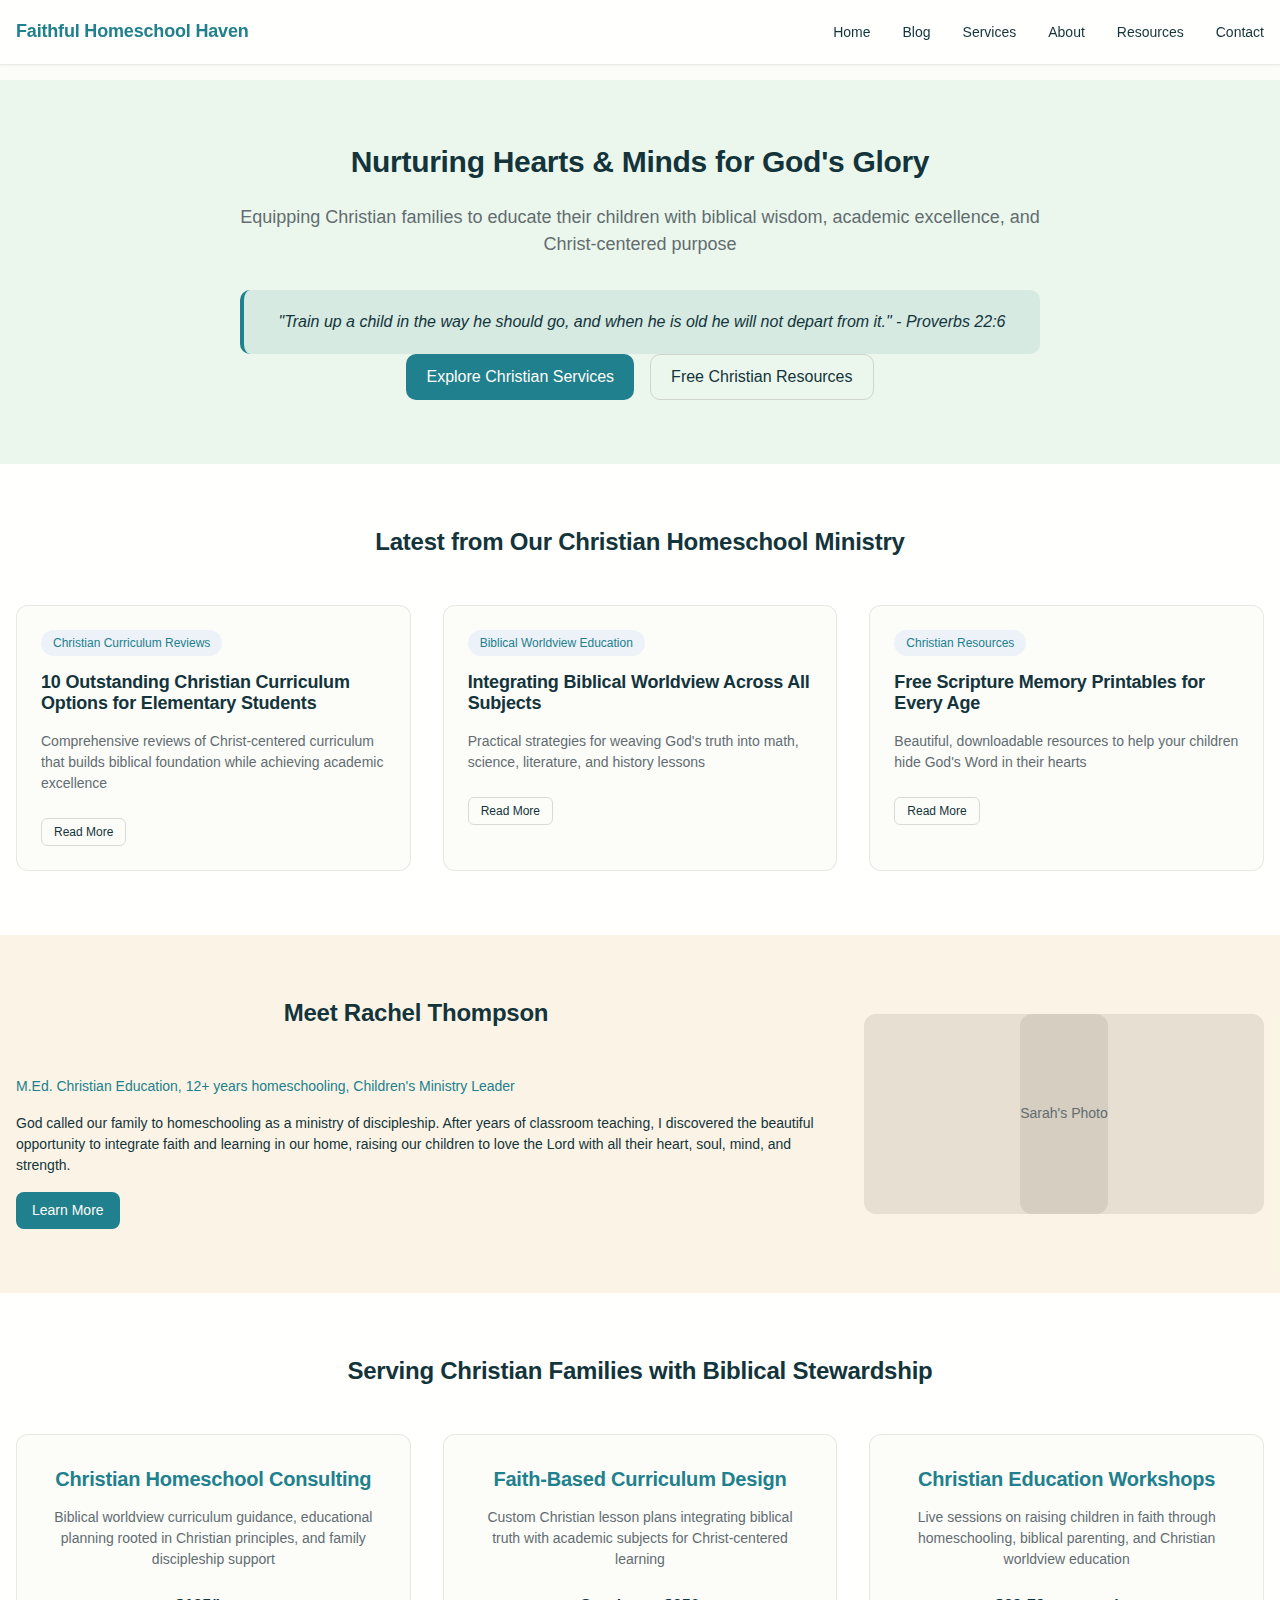
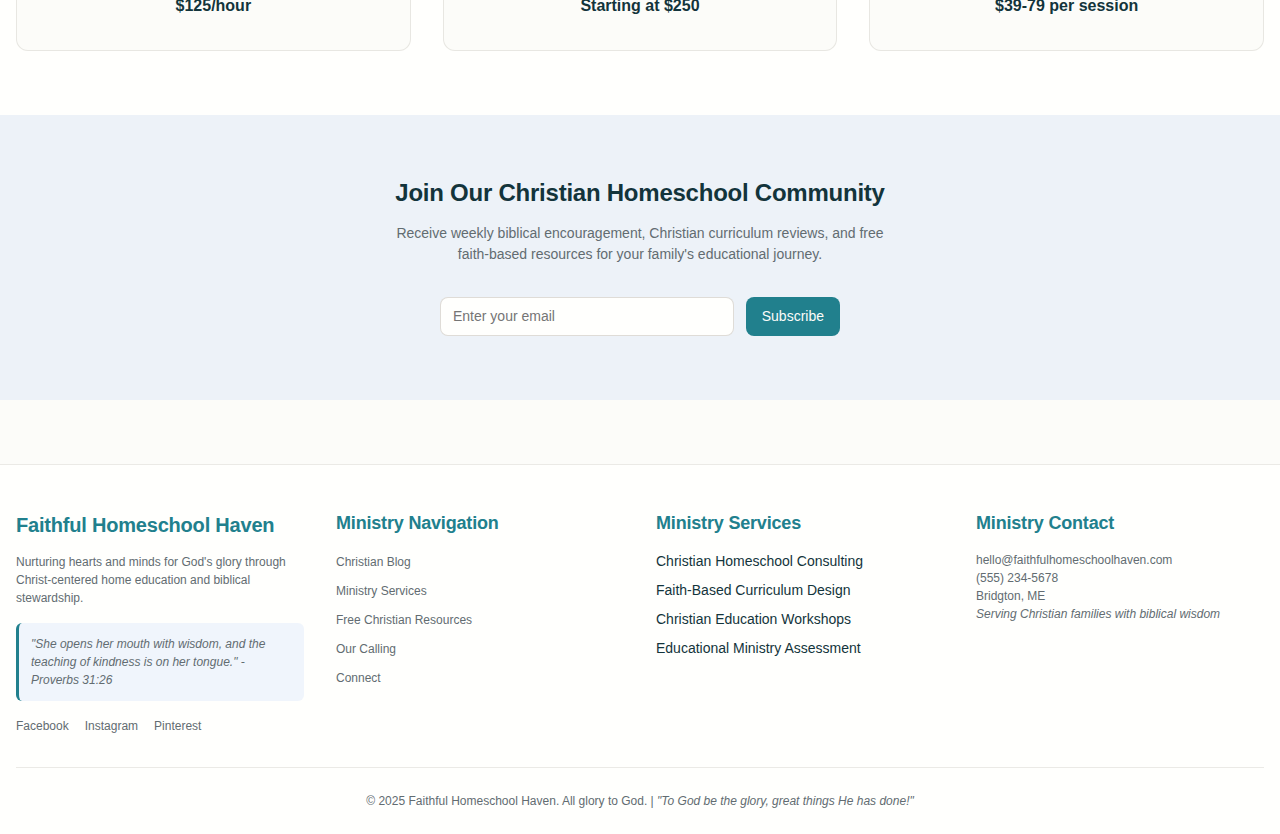
<file: index.html>
<!DOCTYPE html>
<html lang="en">
<head>
    <meta charset="UTF-8">
    <meta name="viewport" content="width=device-width, initial-scale=1.0">
    <title>Faithful Homeschool Haven - Nurturing Hearts and Minds for God's Glory</title>
    <meta name="description" content="Christian homeschool ministry providing biblical worldview education, faith-based curriculum guidance, and Christ-centered family support">
    <link rel="stylesheet" href="style.css">
</head>
<body>
    <!-- Navigation -->
    <nav class="nav">
        <div class="nav-container">
            <div class="nav-brand">
                <h1>Faithful Homeschool Haven</h1>
            </div>
            <button class="nav-toggle" id="navToggle">
                <span></span>
                <span></span>
                <span></span>
            </button>
            <div class="nav-menu" id="navMenu">
                <a href="#home" class="nav-link" data-section="home">Home</a>
                <a href="#blog" class="nav-link" data-section="blog">Blog</a>
                <a href="#services" class="nav-link" data-section="services">Services</a>
                <a href="#about" class="nav-link" data-section="about">About</a>
                <a href="#resources" class="nav-link" data-section="resources">Resources</a>
                <a href="#contact" class="nav-link" data-section="contact">Contact</a>
            </div>
        </div>
    </nav>

    <!-- Home Section -->
    <section id="home" class="section active">
        <!-- Hero Section -->
        <div class="hero">
            <div class="container">
                <div class="hero-content">
                    <h1 class="hero-title">Nurturing Hearts &amp; Minds for God's Glory</h1>
                    <p class="hero-subtitle">Equipping Christian families to educate their children with biblical wisdom, academic excellence, and Christ-centered purpose</p>
                    <div class="hero-scripture">
                        <p class="scripture-text">"Train up a child in the way he should go, and when he is old he will not depart from it." - <em>Proverbs 22:6</em></p>
                    </div>
                    <div class="hero-actions">
                        <button class="btn btn--primary btn--lg" data-section="services">Explore Christian Services</button>
                        <button class="btn btn--outline btn--lg" data-section="resources">Free Christian Resources</button>
                    </div>
                </div>
            </div>
        </div>

        <!-- Featured Posts Section -->
        <div class="featured-posts">
            <div class="container">
                <h2 class="section-title">Latest from Our Christian Homeschool Ministry</h2>
                <div class="posts-grid">
                    <article class="post-card">
                        <div class="post-content">
                            <span class="post-category">Christian Curriculum Reviews</span>
                            <h3 class="post-title">10 Outstanding Christian Curriculum Options for Elementary Students</h3>
                            <p class="post-excerpt">Comprehensive reviews of Christ-centered curriculum that builds biblical foundation while achieving academic excellence</p>
                            <button class="btn btn--outline btn--sm">Read More</button>
                        </div>
                    </article>
                    <article class="post-card">
                        <div class="post-content">
                            <span class="post-category">Biblical Worldview Education</span>
                            <h3 class="post-title">Integrating Biblical Worldview Across All Subjects</h3>
                            <p class="post-excerpt">Practical strategies for weaving God's truth into math, science, literature, and history lessons</p>
                            <button class="btn btn--outline btn--sm">Read More</button>
                        </div>
                    </article>
                    <article class="post-card">
                        <div class="post-content">
                            <span class="post-category">Christian Resources</span>
                            <h3 class="post-title">Free Scripture Memory Printables for Every Age</h3>
                            <p class="post-excerpt">Beautiful, downloadable resources to help your children hide God's Word in their hearts</p>
                            <button class="btn btn--outline btn--sm">Read More</button>
                        </div>
                    </article>
                </div>
            </div>
        </div>

        <!-- About Preview Section -->
        <div class="about-preview">
            <div class="container">
                <div class="about-content">
                    <div class="about-text">
                        <h2 class="section-title">Meet Rachel Thompson</h2>
                        <p class="about-credentials">M.Ed. Christian Education, 12+ years homeschooling, Children's Ministry Leader</p>
                        <p>God called our family to homeschooling as a ministry of discipleship. After years of classroom teaching, I discovered the beautiful opportunity to integrate faith and learning in our home, raising our children to love the Lord with all their heart, soul, mind, and strength.</p>
                        <button class="btn btn--primary" data-section="about">Learn More</button>
                    </div>
                    <div class="about-image">
                        <div class="placeholder-image">Sarah's Photo</div>
                    </div>
                </div>
            </div>
        </div>

        <!-- Services Overview -->
        <div class="services-overview">
            <div class="container">
                <h2 class="section-title">Serving Christian Families with Biblical Stewardship</h2>
                <div class="services-grid">
                    <div class="service-card">
                        <h3>Christian Homeschool Consulting</h3>
                        <p>Biblical worldview curriculum guidance, educational planning rooted in Christian principles, and family discipleship support</p>
                        <span class="service-price">$125/hour</span>
                    </div>
                    <div class="service-card">
                        <h3>Faith-Based Curriculum Design</h3>
                        <p>Custom Christian lesson plans integrating biblical truth with academic subjects for Christ-centered learning</p>
                        <span class="service-price">Starting at $250</span>
                    </div>
                    <div class="service-card">
                        <h3>Christian Education Workshops</h3>
                        <p>Live sessions on raising children in faith through homeschooling, biblical parenting, and Christian worldview education</p>
                        <span class="service-price">$39-79 per session</span>
                    </div>
                </div>
            </div>
        </div>

        <!-- Newsletter Section -->
        <div class="newsletter">
            <div class="container">
                <div class="newsletter-content">
                    <h2>Join Our Christian Homeschool Community</h2>
                    <p>Receive weekly biblical encouragement, Christian curriculum reviews, and free faith-based resources for your family's educational journey.</p>
                    <form class="newsletter-form" id="newsletterForm">
                        <input type="email" class="form-control" placeholder="Enter your email" required>
                        <button type="submit" class="btn btn--primary">Subscribe</button>
                    </form>
                </div>
            </div>
        </div>
    </section>

    <!-- Blog Section -->
    <section id="blog" class="section">
        <div class="container">
            <div class="blog-header">
                <h1>Christian Homeschool Ministry Blog</h1>
                <p>Biblical wisdom, Christ-centered curriculum reviews, and faith-based resources for your family's educational journey</p>
            </div>
            
            <div class="blog-filters">
                <h3>Browse by Category</h3>
                <div class="filter-tags">
                    <button class="filter-tag active" data-category="all">All Posts</button>
                    <button class="filter-tag" data-category="curriculum">Christian Curriculum Reviews</button>
                    <button class="filter-tag" data-category="worldview">Biblical Worldview Education</button>
                    <button class="filter-tag" data-category="character">Character &amp; Faith Development</button>
                    <button class="filter-tag" data-category="resources">Christian Resources</button>
                    <button class="filter-tag" data-category="devotions">Family Devotions</button>
                    <button class="filter-tag" data-category="special">Special Needs Ministry</button>
                </div>
            </div>

            <div class="blog-posts">
                <article class="blog-post-card" data-category="curriculum">
                    <div class="post-meta">
                        <span class="post-date">October 10, 2025</span>
                        <span class="post-category">Christian Curriculum Reviews</span>
                    </div>
                    <h2>10 Outstanding Christian Curriculum Options for Elementary Students</h2>
                    <p>Comprehensive reviews of Christ-centered curriculum that builds biblical foundation while achieving academic excellence in grades K-5.</p>
                    <button class="btn btn--outline btn--sm">Read Full Post</button>
                </article>

                <article class="blog-post-card" data-category="tips">
                    <div class="post-meta">
                        <span class="post-date">October 8, 2025</span>
                        <span class="post-category">Biblical Worldview Education</span>
                    </div>
                    <h2>Integrating Biblical Worldview Across All Subjects</h2>
                    <p>Practical strategies for weaving God's truth into math, science, literature, and history lessons while maintaining academic rigor.</p>
                    <button class="btn btn--outline btn--sm">Read Full Post</button>
                </article>

                <article class="blog-post-card" data-category="resources">
                    <div class="post-meta">
                        <span class="post-date">October 5, 2025</span>
                        <span class="post-category">Christian Resources</span>
                    </div>
                    <h2>Free Scripture Memory Printables for Every Age</h2>
                    <p>Beautiful, downloadable resources to help your children hide God's Word in their hearts, with verses organized by age and theme.</p>
                    <button class="btn btn--outline btn--sm">Read Full Post</button>
                </article>

                <article class="blog-post-card" data-category="special">
                    <div class="post-meta">
                        <span class="post-date">October 2, 2025</span>
                        <span class="post-category">Special Needs Ministry</span>
                    </div>
                    <h2>Christ-Centered Learning for Children with Special Needs</h2>
                    <p>Biblical strategies and adaptations to help children with learning differences thrive in their faith and education journey.</p>
                    <button class="btn btn--outline btn--sm">Read Full Post</button>
                </article>
            </div>
        </div>
    </section>

    <!-- Services Section -->
    <section id="services" class="section">
        <div class="container">
            <div class="services-header">
                <h1>Christian Homeschool Ministry Services</h1>
                <p>Christ-centered support to help your family create God-glorifying educational experiences grounded in biblical truth</p>
            </div>

            <div class="services-detailed">
                <div class="service-detailed">
                    <div class="service-header">
                        <h2>Christian Homeschool Consulting</h2>
                        <span class="service-price">$125/hour</span>
                    </div>
                    <p>Biblical worldview curriculum guidance, educational planning rooted in Christian principles, and family discipleship support. Perfect for families seeking Christ-centered education.</p>
                    <div class="service-scripture">
                        <p><em>"All Scripture is breathed out by God and profitable for teaching" - 2 Timothy 3:16</em></p>
                    </div>
                    <ul class="service-features">
                        <li>Christian curriculum selection &amp; biblical worldview integration</li>
                        <li>Faith-based educational planning &amp; discipleship goals</li>
                        <li>Christ-centered homeschool setup &amp; family devotion planning</li>
                        <li>State requirement guidance with Christian perspective</li>
                    </ul>
                    <button class="btn btn--primary" data-section="contact">Book Consultation</button>
                </div>

                <div class="service-detailed">
                    <div class="service-header">
                        <h2>Faith-Based Curriculum Design</h2>
                        <span class="service-price">Starting at $250</span>
                    </div>
                    <p>Custom Christian lesson plans integrating biblical truth with academic subjects for Christ-centered learning. Perfect for families wanting truly integrated faith and learning.</p>
                    <div class="service-scripture">
                        <p><em>"Whatever you do, work heartily, as for the Lord" - Colossians 3:23</em></p>
                    </div>
                    <ul class="service-features">
                        <li>Custom biblical worldview unit studies &amp; lesson plans</li>
                        <li>Learning style assessments with character development focus</li>
                        <li>Scripture-integrated curriculum across all subjects</li>
                        <li>Multi-level family planning with discipleship emphasis</li>
                    </ul>
                    <button class="btn btn--primary" data-section="contact">Get Started</button>
                </div>

                <div class="service-detailed">
                    <div class="service-header">
                        <h2>Christian Education Workshops</h2>
                        <span class="service-price">$39-79 per session</span>
                    </div>
                    <p>Live sessions on raising children in faith through homeschooling, biblical parenting, and Christian worldview education. Join our community of faithful families.</p>
                    <div class="service-scripture">
                        <p><em>"Iron sharpens iron, and one man sharpens another" - Proverbs 27:17</em></p>
                    </div>
                    <ul class="service-features">
                        <li>Live biblical worldview education workshops</li>
                        <li>Recorded sessions for busy Christian families</li>
                        <li>Q&amp;A with faith-based guidance &amp; prayer</li>
                        <li>Christian homeschool community &amp; fellowship</li>
                    </ul>
                    <button class="btn btn--primary" data-section="contact">View Schedule</button>
                </div>

                <div class="service-detailed">
                    <div class="service-header">
                        <h2>Educational Ministry Assessment</h2>
                        <span class="service-price">$175 per child</span>
                    </div>
                    <p>Learning evaluations with character development focus and biblical stewardship guidance to honor God in your child's educational journey.</p>
                    <div class="service-scripture">
                        <p><em>"For we are his workmanship, created in Christ Jesus for good works" - Ephesians 2:10</em></p>
                    </div>
                    <ul class="service-features">
                        <li>Learning style identification with spiritual gifts awareness</li>
                        <li>Academic &amp; character strength assessment</li>
                        <li>Biblical stewardship &amp; calling-focused recommendations</li>
                        <li>Detailed report with prayer &amp; discipleship suggestions</li>
                    </ul>
                    <button class="btn btn--primary" data-section="contact">Schedule Assessment</button>
                </div>
            </div>

            <!-- Testimonials -->
            <div class="testimonials">
                <h2 class="section-title">Testimonies from Christian Families</h2>
                <div class="testimonials-grid">
                    <div class="testimonial">
                        <p>"Rachel helped us find curriculum that truly aligns with our Christian values. Our children are thriving academically and growing in faith!"</p>
                        <div class="testimonial-author">— Sarah Williams</div>
                        <div class="testimonial-reference">1 Thessalonians 2:8</div>
                    </div>
                    <div class="testimonial">
                        <p>"The biblical guidance Rachel provides goes beyond education - she's helped us see homeschooling as discipleship. Life-changing!"</p>
                        <div class="testimonial-author">— Mark and Jennifer Davis</div>
                        <div class="testimonial-reference">Matthew 28:19</div>
                    </div>
                    <div class="testimonial">
                        <p>"As new Christians and homeschoolers, Rachel's ministry approach gave us confidence and biblical foundation. So grateful!"</p>
                        <div class="testimonial-author">— Lisa Chen</div>
                        <div class="testimonial-reference">2 Timothy 3:16</div>
                    </div>
                </div>
            </div>
        </div>
    </section>

    <!-- About Section -->
    <section id="about" class="section">
        <div class="container">
            <div class="about-detailed">
                <div class="about-content-detailed">
                    <h1>About Rachel Thompson</h1>
                    <p class="about-credentials-large">M.Ed. Christian Education | 12+ Years Homeschooling | Children's Ministry Leader</p>
                    
                    <div class="about-story">
                        <p>God called our family to homeschooling as a ministry of discipleship. After years of classroom teaching, I discovered the beautiful opportunity to integrate faith and learning in our home, raising our children to love the Lord with all their heart, soul, mind, and strength.</p>
                        
                        <p>With my Master's degree in Christian Education and over a decade of faithful homeschooling, I bring both biblical wisdom and practical experience to every Christian family I serve. My heart's desire is to encourage and equip other families in their educational journey.</p>

                        <p>I believe homeschooling is both an academic endeavor and a ministry of faith formation, helping parents see their calling to disciple their children through Christ-centered education.</p>
                    </div>
                    
                    <div class="ministry-vision">
                        <h2>Ministry Vision</h2>
                        <p class="vision-text">"To see Christian families empowered to raise the next generation of faithful disciples through biblically-grounded home education."</p>
                        <div class="daily-scripture">
                            <h3>Daily Scripture</h3>
                            <p><em>"And these words that I command you today shall be on your heart. You shall teach them diligently to your children." - Deuteronomy 6:6-7</em></p>
                        </div>
                    </div>

                    <div class="specialties">
                        <h2>Ministry Specialties</h2>
                        <div class="specialties-grid">
                            <div class="specialty">
                                <h3>Christian Worldview Curriculum Integration</h3>
                                <p>Extensive knowledge of Christ-centered educational materials and biblical worldview approaches</p>
                            </div>
                            <div class="specialty">
                                <h3>Character Development Through Education</h3>
                                <p>Specialized strategies for developing godly character alongside academic achievement</p>
                            </div>
                            <div class="specialty">
                                <h3>Biblical Literacy &amp; Scripture Study</h3>
                                <p>Methods for integrating God's Word throughout all subjects and family discipleship</p>
                            </div>
                            <div class="specialty">
                                <h3>Ministry-Minded Homeschool Planning</h3>
                                <p>Professional guidance for raising children with a heart for service and Kingdom purposes</p>
                            </div>
                        </div>
                    </div>
                </div>
                <div class="about-image-large">
                    <div class="placeholder-image-large">Rachel Thompson Photo</div>
                    <div class="ministry-values">
                        <h3>Ministry Values</h3>
                        <ul class="values-list">
                            <li><strong>Christ-Centered:</strong> Every educational decision reflects God's truth and glory</li>
                            <li><strong>Family-Focused:</strong> Strengthening family bonds through shared faith and learning</li>
                            <li><strong>Ministry-Minded:</strong> Serving others as unto the Lord with excellence and love</li>
                            <li><strong>Biblically-Grounded:</strong> Scripture as the foundation for all wisdom and knowledge</li>
                        </ul>
                    </div>
                </div>
            </div>
        </div>
    </section>

    <!-- Resources Section -->
    <section id="resources" class="section">
        <div class="container">
            <div class="resources-header">
                <h1>Free Christian Homeschool Resources</h1>
                <p>Biblical worldview tools, faith-based templates, and Christ-centered guides to support your family's educational ministry</p>
                <div class="resources-scripture">
                    <p class="scripture-text"><em>"She opens her mouth with wisdom, and the teaching of kindness is on her tongue." - Proverbs 31:26</em></p>
                </div>
            </div>

            <div class="resources-grid">
                <div class="resource-card">
                    <h3>Biblical Worldview Planning Templates</h3>
                    <p>Complete Christian planning system including daily schedules with family devotions, lesson plan templates with scripture integration, and yearly planning guides.</p>
                    <button class="btn btn--primary btn--full-width">Download PDF</button>
                </div>

                <div class="resource-card">
                    <h3>Scripture Memory Verse Cards</h3>
                    <p>Beautiful, age-appropriate verse cards organized by theme to help your children hide God's Word in their hearts.</p>
                    <button class="btn btn--primary btn--full-width">Download Cards</button>
                </div>

                <div class="resource-card">
                    <h3>Character Development Checklists</h3>
                    <p>Biblical character traits and spiritual milestones to cultivate at each age, with practical application ideas.</p>
                    <button class="btn btn--primary btn--full-width">Download Checklists</button>
                </div>

                <div class="resource-card">
                    <h3>Christian Holiday Unit Studies</h3>
                    <p>Faith-based unit studies for Christmas, Easter, and other Christian celebrations with activities and biblical lessons.</p>
                    <button class="btn btn--primary btn--full-width">Download Studies</button>
                </div>

                <div class="resource-card">
                    <h3>Bible Story Comprehension Worksheets</h3>
                    <p>Engaging worksheets and activities to help children understand and apply biblical stories in their daily lives.</p>
                    <button class="btn btn--primary btn--full-width">Download Worksheets</button>
                </div>

                <div class="resource-card">
                    <h3>Prayer Journal Templates for Kids</h3>
                    <p>Age-appropriate prayer journal templates to help children develop a personal relationship with God through prayer.</p>
                    <button class="btn btn--primary btn--full-width">Download Templates</button>
                </div>
            </div>

            <!-- Newsletter Signup -->
            <div class="newsletter-section">
                <h2>Join Our Christian Homeschool Family</h2>
                <p>Subscribe to receive new free Christian resources, biblical encouragement, curriculum reviews, and faith-based homeschool tips delivered weekly to support your family's ministry.</p>
                <form class="newsletter-form" id="resourcesNewsletter">
                    <input type="email" class="form-control" placeholder="Enter your email address" required>
                    <button type="submit" class="btn btn--primary">Subscribe for Free Resources</button>
                </form>
            </div>
        </div>
    </section>

    <!-- Contact Section -->
    <section id="contact" class="section">
        <div class="container">
            <div class="contact-header">
                <h1>Connect with Our Ministry</h1>
                <p>Ready to begin your Christian homeschool journey or need biblical guidance for your family's education? I'm here to serve!</p>
                <div class="contact-scripture">
                    <p class="scripture-text"><em>"Let us consider how to stir up one another to love and good works" - Hebrews 10:24</em></p>
                </div>
            </div>

            <div class="contact-content">
                <div class="contact-form-section">
                    <h2>Prayer Requests &amp; Ministry Inquiries</h2>
                    <form class="contact-form" id="contactForm">
                        <div class="form-row">
                            <div class="form-group">
                                <label for="firstName" class="form-label">First Name</label>
                                <input type="text" id="firstName" class="form-control" required>
                            </div>
                            <div class="form-group">
                                <label for="lastName" class="form-label">Last Name</label>
                                <input type="text" id="lastName" class="form-control" required>
                            </div>
                        </div>
                        <div class="form-group">
                            <label for="email" class="form-label">Email</label>
                            <input type="email" id="email" class="form-control" required>
                        </div>
                        <div class="form-group">
                            <label for="service" class="form-label">Service Interest</label>
                            <select id="service" class="form-control">
                                <option value="">Select a ministry area</option>
                                <option value="consulting">Christian Homeschool Consulting</option>
                                <option value="curriculum">Faith-Based Curriculum Design</option>
                                <option value="workshops">Christian Education Workshops</option>
                                <option value="assessment">Educational Ministry Assessment</option>
                                <option value="prayer">Prayer Request</option>
                                <option value="general">General Ministry Inquiry</option>
                            </select>
                        </div>
                        <div class="form-group">
                            <label for="message" class="form-label">Message</label>
                            <textarea id="message" class="form-control" rows="5" placeholder="Share your family's Christian education goals, prayer requests, or how our ministry can serve you..."></textarea>
                        </div>
                        <button type="submit" class="btn btn--primary btn--lg btn--full-width">Send Ministry Request</button>
                    </form>
                </div>

                <div class="contact-info">
                    <h2>Ministry Contact</h2>
                    <div class="contact-details">
                        <div class="contact-item">
                            <strong>Email:</strong>
                            <a href="mailto:hello@faithfulhomeschoolhaven.com">hello@faithfulhomeschoolhaven.com</a>
                        </div>
                        <div class="contact-item">
                            <strong>Phone:</strong>
                            <a href="tel:5552345678">(555) 234-5678</a>
                        </div>
                        <div class="contact-item">
                            <strong>Location:</strong>
                            <span>Bridgton, ME</span>
                        </div>
                        <div class="contact-item">
                            <strong>Ministry Hours:</strong>
                            <span>Available for consultations Monday-Friday, 9am-3pm EST</span>
                        </div>
                    </div>

                    <div class="response-time">
                        <h3>Ministry Response</h3>
                        <p>I prayerfully respond to all ministry inquiries within 24-48 hours. For urgent prayer requests or questions, please call during ministry hours (9 AM - 3 PM EST).</p>
                    </div>

                    <div class="consultation-note">
                        <h3>Free 15-Minute Ministry Consultation</h3>
                        <p>Seeking God's direction for your family's education? I offer a complimentary 15-minute phone consultation to pray together and discuss your Christian homeschool journey.</p>
                    </div>
                </div>
            </div>
        </div>
    </section>

    <!-- Footer -->
    <footer class="footer">
        <div class="container">
            <div class="footer-content">
                <div class="footer-section">
                    <h3>Faithful Homeschool Haven</h3>
                    <p>Nurturing hearts and minds for God's glory through Christ-centered home education and biblical stewardship.</p>
                    <div class="footer-scripture">
                        <p class="ministry-verse"><em>"She opens her mouth with wisdom, and the teaching of kindness is on her tongue." - Proverbs 31:26</em></p>
                    </div>
                    <div class="social-links">
                        <a href="https://facebook.com/faithfulhomeschoolhaven" target="_blank" class="social-link">Facebook</a>
                        <a href="https://instagram.com/@faithfulhomeschoolhaven" target="_blank" class="social-link">Instagram</a>
                        <a href="https://pinterest.com/faithfulhomeschool" target="_blank" class="social-link">Pinterest</a>
                    </div>
                </div>
                <div class="footer-section">
                    <h4>Ministry Navigation</h4>
                    <ul class="footer-links">
                        <li><a href="#blog" data-section="blog">Christian Blog</a></li>
                        <li><a href="#services" data-section="services">Ministry Services</a></li>
                        <li><a href="#resources" data-section="resources">Free Christian Resources</a></li>
                        <li><a href="#about" data-section="about">Our Calling</a></li>
                        <li><a href="#contact" data-section="contact">Connect</a></li>
                    </ul>
                </div>
                <div class="footer-section">
                    <h4>Ministry Services</h4>
                    <ul class="footer-links">
                        <li>Christian Homeschool Consulting</li>
                        <li>Faith-Based Curriculum Design</li>
                        <li>Christian Education Workshops</li>
                        <li>Educational Ministry Assessment</li>
                    </ul>
                </div>
                <div class="footer-section">
                    <h4>Ministry Contact</h4>
                    <p>hello@faithfulhomeschoolhaven.com<br>
                    (555) 234-5678<br>
                    Bridgton, ME<br>
                    <em>Serving Christian families with biblical wisdom</em></p>
                </div>
            </div>
            <div class="footer-bottom">
                <p>&copy; 2025 Faithful Homeschool Haven. All glory to God. | <em>"To God be the glory, great things He has done!"</em></p>
            </div>
        </div>
    </footer>

    <script src="app.js"></script>
</body>
</html>
</file>
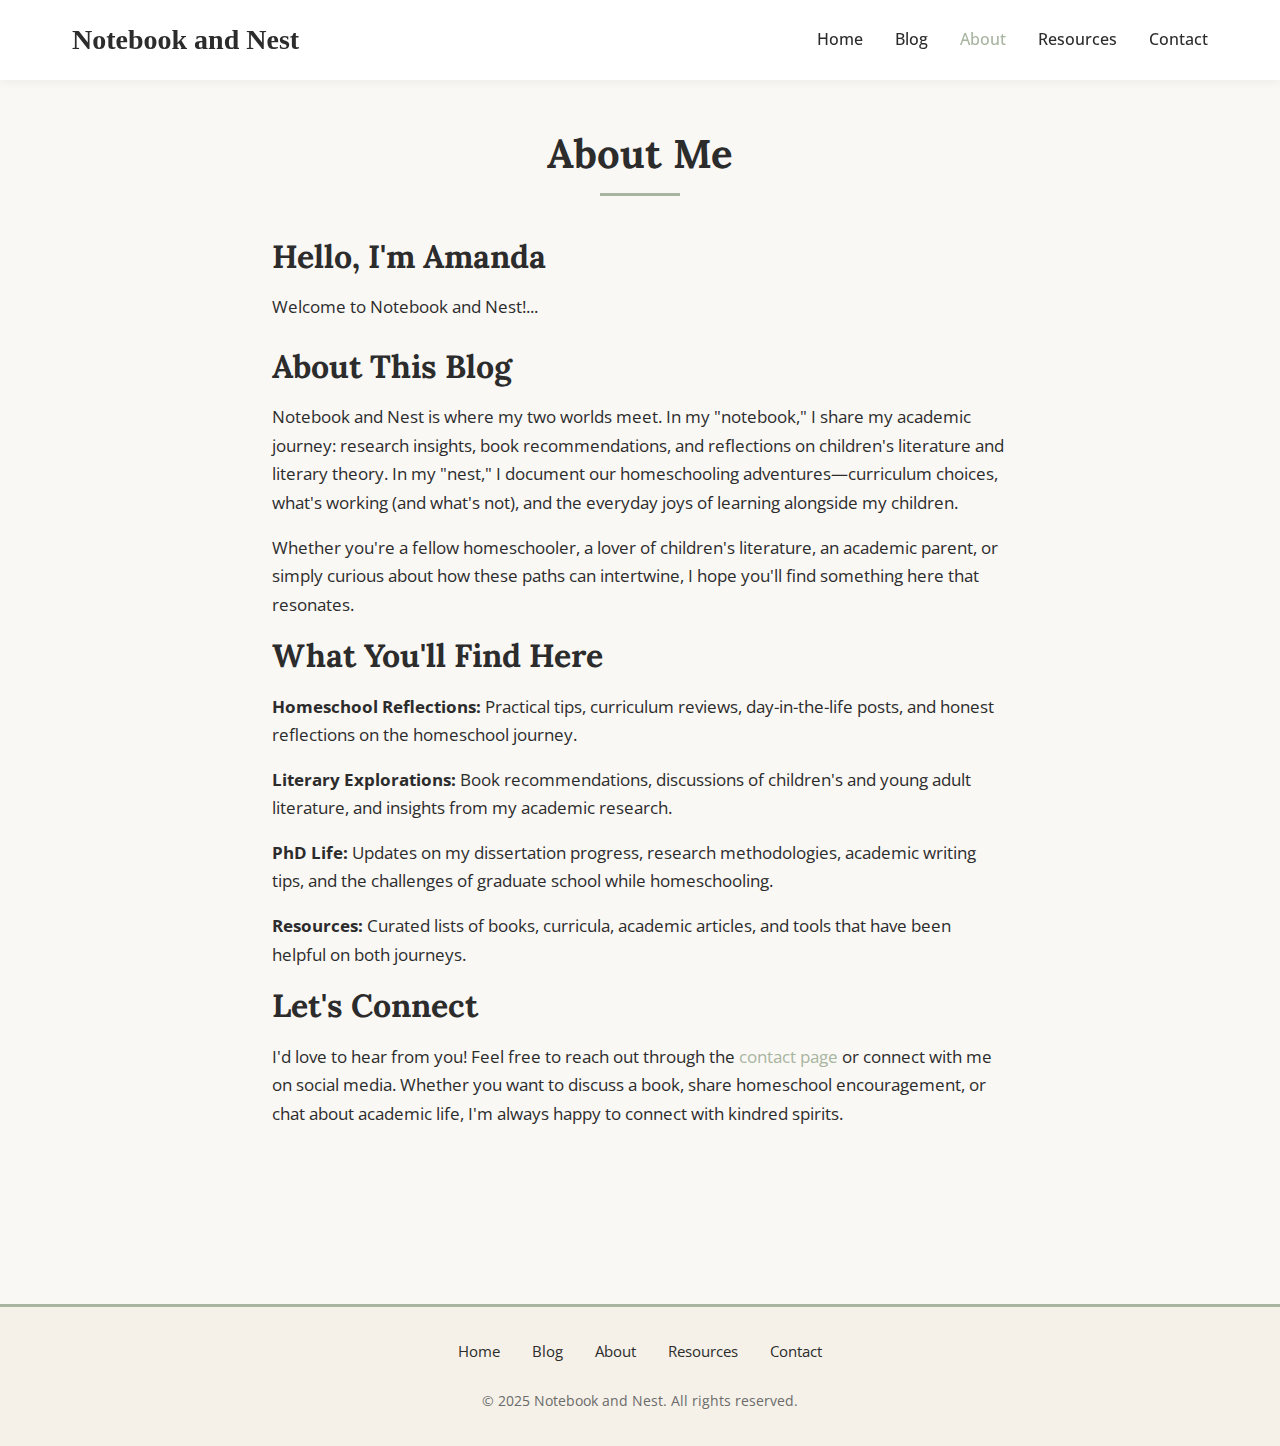
<file: about.html>
<!DOCTYPE html>
<html lang="en">
<head>
    <meta charset="UTF-8">
    <meta name="viewport" content="width=device-width, initial-scale=1.0">
    <title>About - Notebook and Nest</title>
    <link rel="stylesheet" href="styles.css">
    <link href="https://fonts.googleapis.com/css2?family=Lora:wght@400;600&family=Open+Sans:wght@400;600&display=swap" rel="stylesheet">
</head>
<body>
    <header>
        <div class="header-container">
            <a href="index.html" class="site-logo">Notebook and Nest</a>
            <nav>
                <button class="mobile-menu-toggle" aria-label="Toggle menu">☰</button>
                <ul id="nav-menu">
                    <li><a href="index.html">Home</a></li>
                    <li><a href="blog.html">Blog</a></li>
                    <li><a href="about.html" class="active">About</a></li>
                    <li><a href="resources.html">Resources</a></li>
                    <li><a href="contact.html">Contact</a></li>
                </ul>
            </nav>
        </div>
    </header>

    <main class="narrow-container">
        <h1 class="section-title">About Me</h1>

      
              <div class="bio-content">
                <h2>Hello, I'm Amanda</h2>
                <p>Welcome to Notebook and Nest!...</p>
                <!-- remaining bio content -->
              </div>
            </div>

        <section class="section">
            <h2>About This Blog</h2>
            <p>Notebook and Nest is where my two worlds meet. In my "notebook," I share my academic journey: research insights, book recommendations, and reflections on children's literature and literary theory. In my "nest," I document our homeschooling adventures—curriculum choices, what's working (and what's not), and the everyday joys of learning alongside my children.</p>

            <p>Whether you're a fellow homeschooler, a lover of children's literature, an academic parent, or simply curious about how these paths can intertwine, I hope you'll find something here that resonates.</p>

            <h2>What You'll Find Here</h2>
            <p><strong>Homeschool Reflections:</strong> Practical tips, curriculum reviews, day-in-the-life posts, and honest reflections on the homeschool journey.</p>

            <p><strong>Literary Explorations:</strong> Book recommendations, discussions of children's and young adult literature, and insights from my academic research.</p>

            <p><strong>PhD Life:</strong> Updates on my dissertation progress, research methodologies, academic writing tips, and the challenges of graduate school while homeschooling.</p>

            <p><strong>Resources:</strong> Curated lists of books, curricula, academic articles, and tools that have been helpful on both journeys.</p>

            <h2>Let's Connect</h2>
            <p>I'd love to hear from you! Feel free to reach out through the <a href="contact.html">contact page</a> or connect with me on social media. Whether you want to discuss a book, share homeschool encouragement, or chat about academic life, I'm always happy to connect with kindred spirits.</p>
        </section>
    </main>

    <footer>
        <div class="footer-content">
            <div class="footer-links">
                <a href="index.html">Home</a>
                <a href="blog.html">Blog</a>
                <a href="about.html">About</a>
                <a href="resources.html">Resources</a>
                <a href="contact.html">Contact</a>
            </div>
            <p class="copyright">© 2025 Notebook and Nest. All rights reserved.</p>
        </div>
    </footer>

    <script src="script.js"></script>
</body>
</html>
</file>
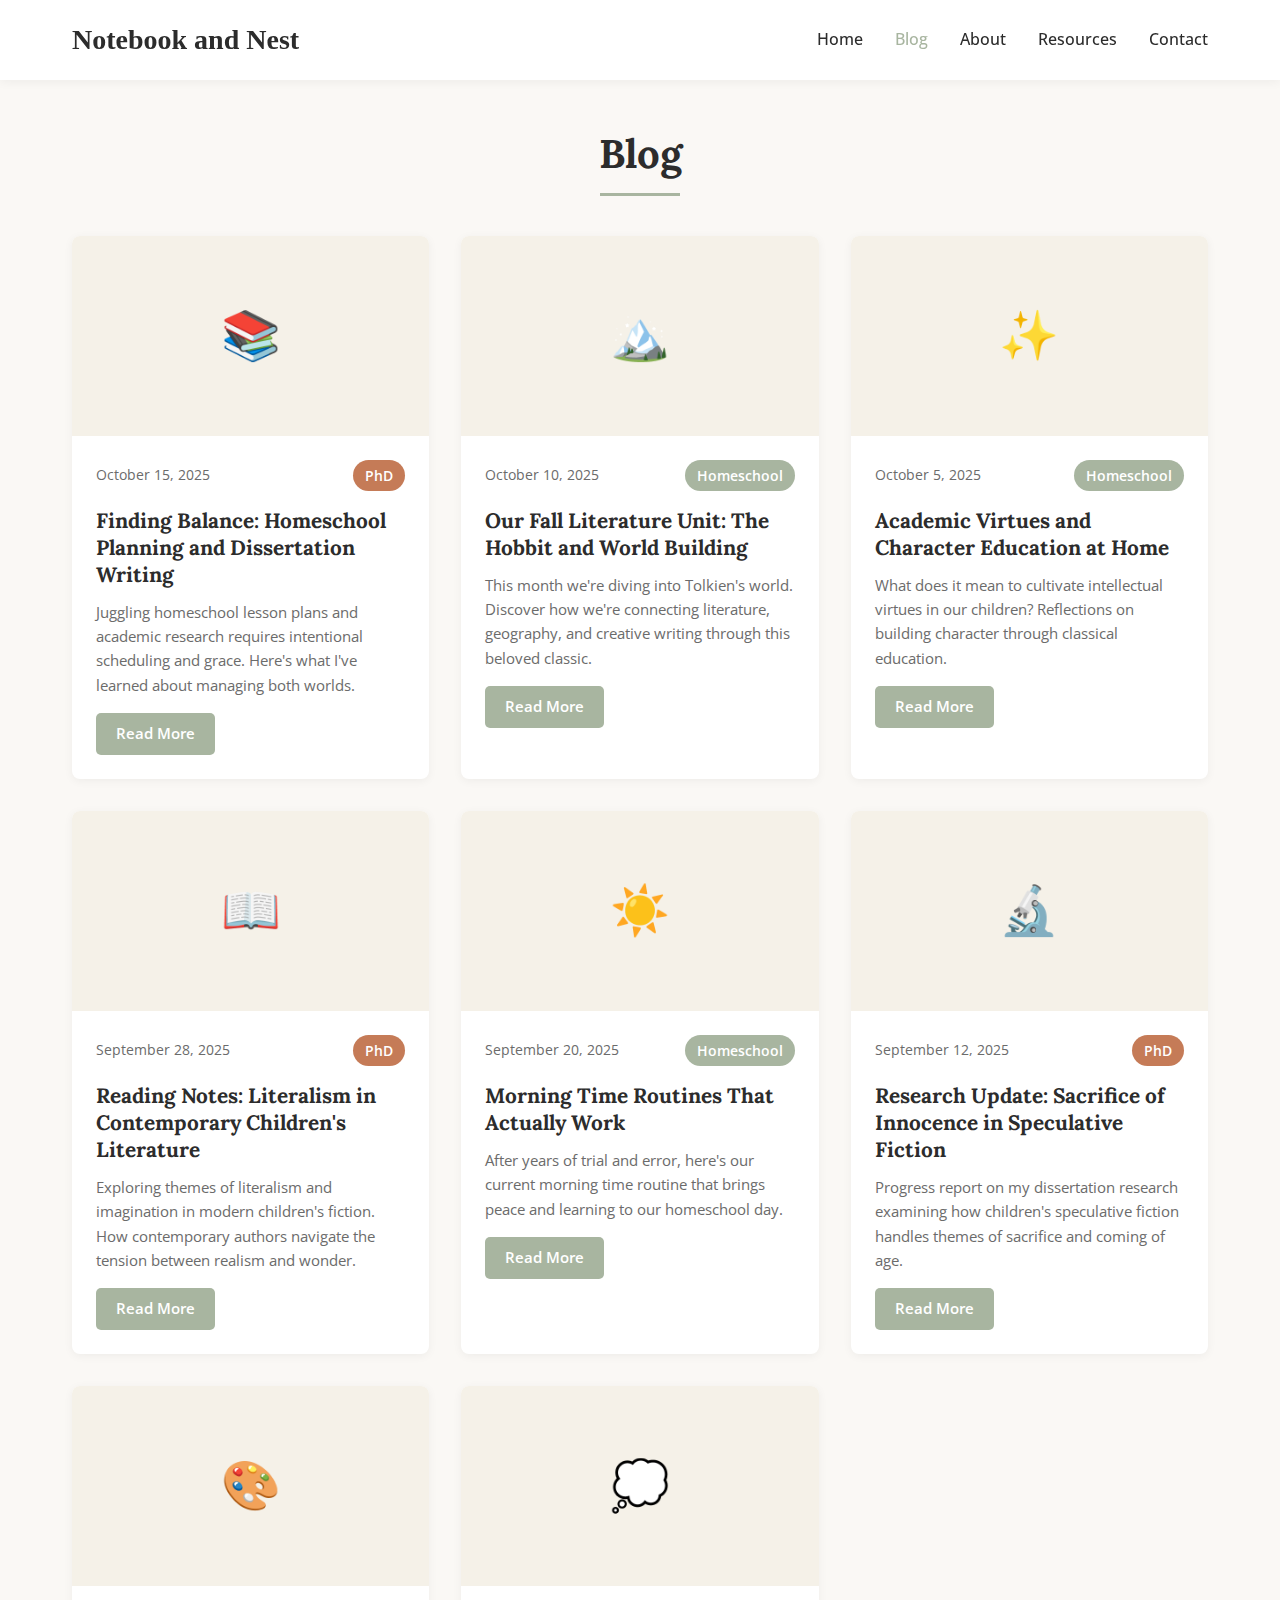
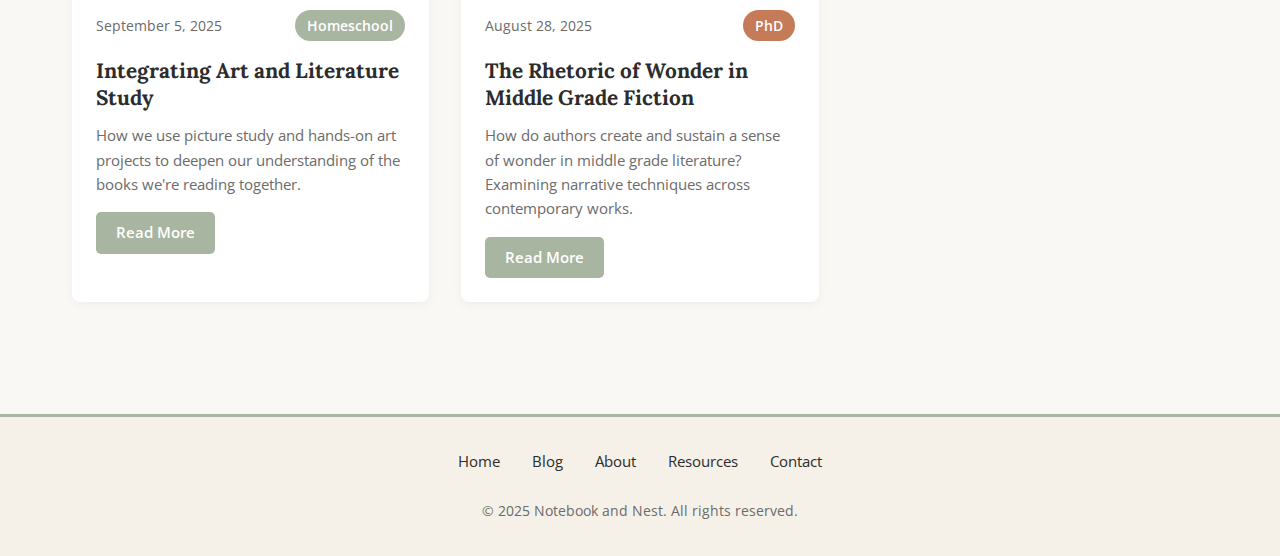
<file: blog.html>
<!DOCTYPE html>
<html lang="en">
<head>
    <meta charset="UTF-8">
    <meta name="viewport" content="width=device-width, initial-scale=1.0">
    <title>Blog - Notebook and Nest</title>
    <link rel="stylesheet" href="styles.css">
    <link href="https://fonts.googleapis.com/css2?family=Lora:wght@400;600&family=Open+Sans:wght@400;600&display=swap" rel="stylesheet">
</head>
<body>
    <header>
        <div class="header-container">
            <a href="index.html" class="site-logo">Notebook and Nest</a>
            <nav>
                <button class="mobile-menu-toggle" aria-label="Toggle menu">☰</button>
                <ul id="nav-menu">
                    <li><a href="index.html">Home</a></li>
                    <li><a href="blog.html" class="active">Blog</a></li>
                    <li><a href="about.html">About</a></li>
                    <li><a href="resources.html">Resources</a></li>
                    <li><a href="contact.html">Contact</a></li>
                </ul>
            </nav>
        </div>
    </header>

    <main class="container">
        <h1 class="section-title">Blog</h1>

        <div class="blog-grid">
            <article class="post-card">
                <div class="post-image">📚</div>
                <div class="post-content">
                    <div class="post-meta">
                        <span class="post-date">October 15, 2025</span>
                        <span class="post-category category-phd">PhD</span>
                    </div>
                    <h3>Finding Balance: Homeschool Planning and Dissertation Writing</h3>
                    <p class="post-excerpt">Juggling homeschool lesson plans and academic research requires intentional scheduling and grace. Here's what I've learned about managing both worlds.</p>
                    <a href="#" class="read-more">Read More</a>
                </div>
            </article>

            <article class="post-card">
                <div class="post-image">🏔️</div>
                <div class="post-content">
                    <div class="post-meta">
                        <span class="post-date">October 10, 2025</span>
                        <span class="post-category category-homeschool">Homeschool</span>
                    </div>
                    <h3>Our Fall Literature Unit: The Hobbit and World Building</h3>
                    <p class="post-excerpt">This month we're diving into Tolkien's world. Discover how we're connecting literature, geography, and creative writing through this beloved classic.</p>
                    <a href="#" class="read-more">Read More</a>
                </div>
            </article>

            <article class="post-card">
                <div class="post-image">✨</div>
                <div class="post-content">
                    <div class="post-meta">
                        <span class="post-date">October 5, 2025</span>
                        <span class="post-category category-homeschool">Homeschool</span>
                    </div>
                    <h3>Academic Virtues and Character Education at Home</h3>
                    <p class="post-excerpt">What does it mean to cultivate intellectual virtues in our children? Reflections on building character through classical education.</p>
                    <a href="#" class="read-more">Read More</a>
                </div>
            </article>

            <article class="post-card">
                <div class="post-image">📖</div>
                <div class="post-content">
                    <div class="post-meta">
                        <span class="post-date">September 28, 2025</span>
                        <span class="post-category category-phd">PhD</span>
                    </div>
                    <h3>Reading Notes: Literalism in Contemporary Children's Literature</h3>
                    <p class="post-excerpt">Exploring themes of literalism and imagination in modern children's fiction. How contemporary authors navigate the tension between realism and wonder.</p>
                    <a href="#" class="read-more">Read More</a>
                </div>
            </article>

            <article class="post-card">
                <div class="post-image">☀️</div>
                <div class="post-content">
                    <div class="post-meta">
                        <span class="post-date">September 20, 2025</span>
                        <span class="post-category category-homeschool">Homeschool</span>
                    </div>
                    <h3>Morning Time Routines That Actually Work</h3>
                    <p class="post-excerpt">After years of trial and error, here's our current morning time routine that brings peace and learning to our homeschool day.</p>
                    <a href="#" class="read-more">Read More</a>
                </div>
            </article>

            <article class="post-card">
                <div class="post-image">🔬</div>
                <div class="post-content">
                    <div class="post-meta">
                        <span class="post-date">September 12, 2025</span>
                        <span class="post-category category-phd">PhD</span>
                    </div>
                    <h3>Research Update: Sacrifice of Innocence in Speculative Fiction</h3>
                    <p class="post-excerpt">Progress report on my dissertation research examining how children's speculative fiction handles themes of sacrifice and coming of age.</p>
                    <a href="#" class="read-more">Read More</a>
                </div>
            </article>

            <article class="post-card">
                <div class="post-image">🎨</div>
                <div class="post-content">
                    <div class="post-meta">
                        <span class="post-date">September 5, 2025</span>
                        <span class="post-category category-homeschool">Homeschool</span>
                    </div>
                    <h3>Integrating Art and Literature Study</h3>
                    <p class="post-excerpt">How we use picture study and hands-on art projects to deepen our understanding of the books we're reading together.</p>
                    <a href="#" class="read-more">Read More</a>
                </div>
            </article>

            <article class="post-card">
                <div class="post-image">💭</div>
                <div class="post-content">
                    <div class="post-meta">
                        <span class="post-date">August 28, 2025</span>
                        <span class="post-category category-phd">PhD</span>
                    </div>
                    <h3>The Rhetoric of Wonder in Middle Grade Fiction</h3>
                    <p class="post-excerpt">How do authors create and sustain a sense of wonder in middle grade literature? Examining narrative techniques across contemporary works.</p>
                    <a href="#" class="read-more">Read More</a>
                </div>
            </article>
        </div>
    </main>

    <footer>
        <div class="footer-content">
            <div class="footer-links">
                <a href="index.html">Home</a>
                <a href="blog.html">Blog</a>
                <a href="about.html">About</a>
                <a href="resources.html">Resources</a>
                <a href="contact.html">Contact</a>
            </div>
            <p class="copyright">© 2025 Notebook and Nest. All rights reserved.</p>
        </div>
    </footer>

    <script src="script.js"></script>
</body>
</html>
</file>
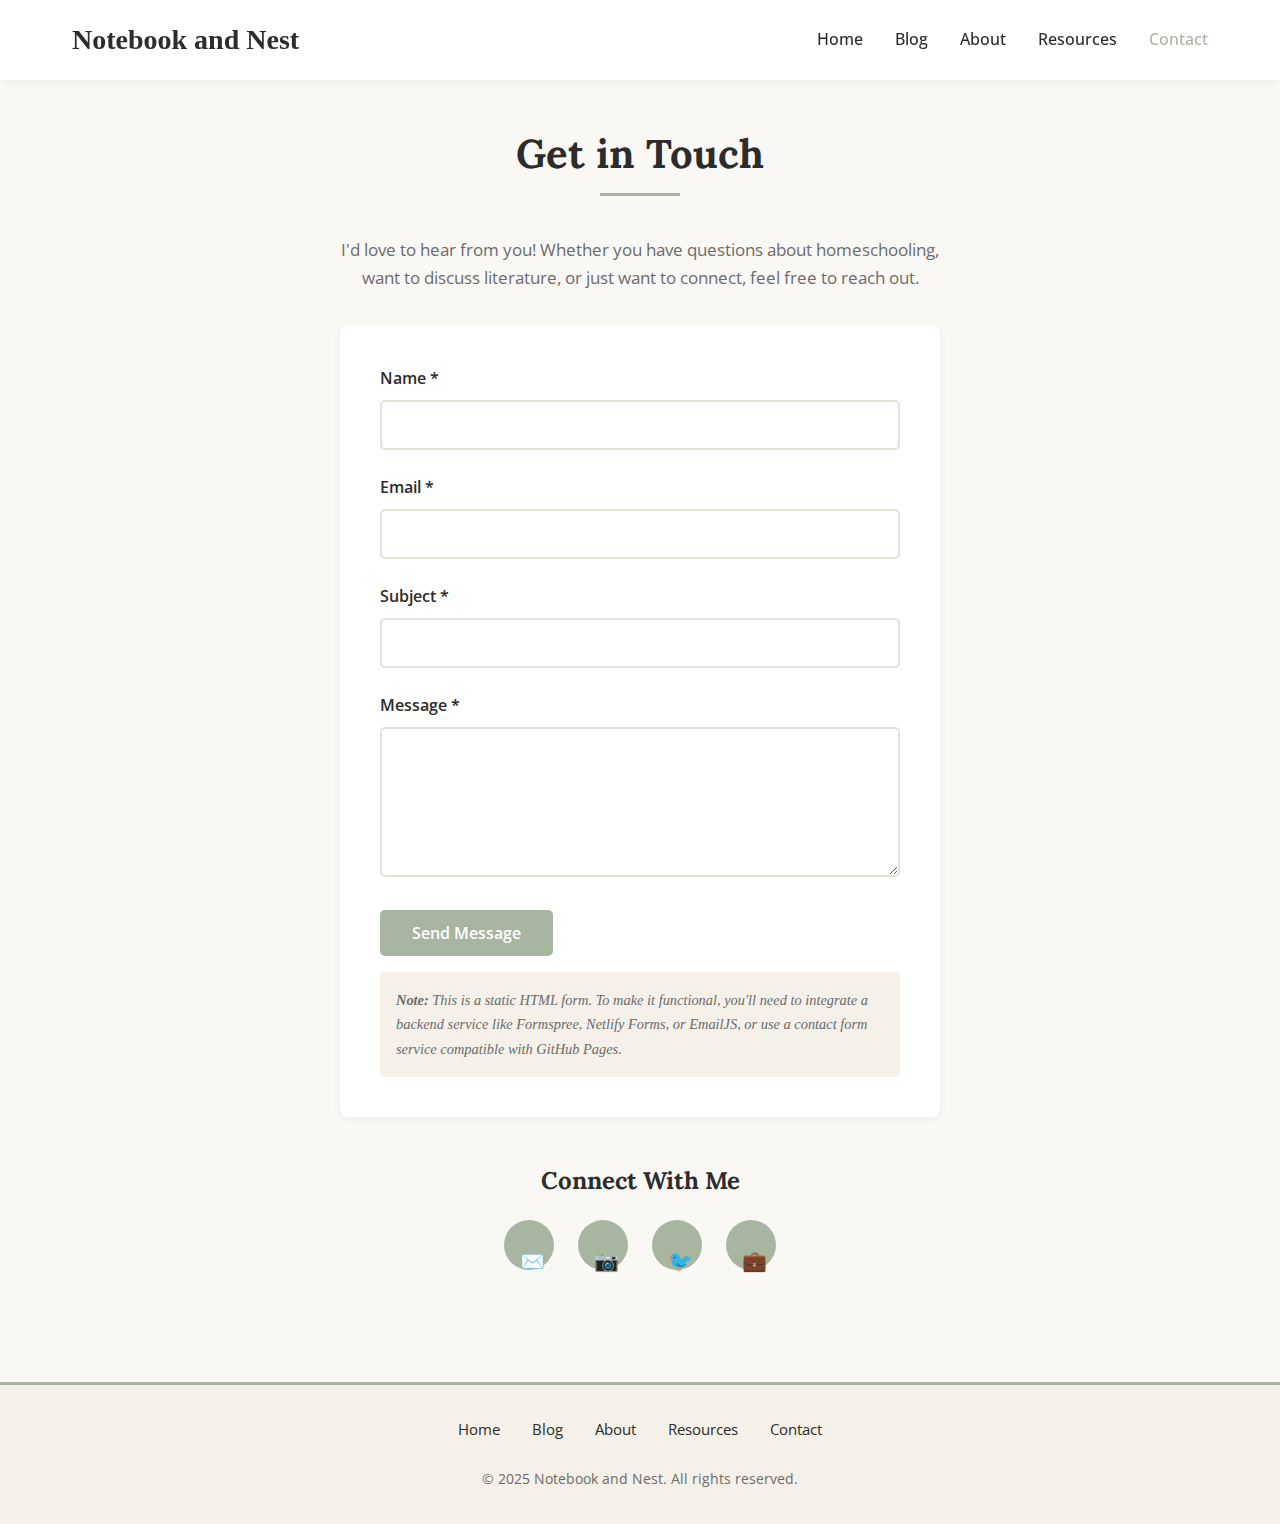
<file: contact.html>
<!DOCTYPE html>
<html lang="en">
<head>
    <meta charset="UTF-8">
    <meta name="viewport" content="width=device-width, initial-scale=1.0">
    <title>Contact - Notebook and Nest</title>
    <link rel="stylesheet" href="styles.css">
    <link href="https://fonts.googleapis.com/css2?family=Lora:wght@400;600&family=Open+Sans:wght@400;600&display=swap" rel="stylesheet">
</head>
<body>
    <header>
        <div class="header-container">
            <a href="index.html" class="site-logo">Notebook and Nest</a>
            <nav>
                <button class="mobile-menu-toggle" aria-label="Toggle menu">☰</button>
                <ul id="nav-menu">
                    <li><a href="index.html">Home</a></li>
                    <li><a href="blog.html">Blog</a></li>
                    <li><a href="about.html">About</a></li>
                    <li><a href="resources.html">Resources</a></li>
                    <li><a href="contact.html" class="active">Contact</a></li>
                </ul>
            </nav>
        </div>
    </header>

    <main class="narrow-container">
        <h1 class="section-title">Get in Touch</h1>
        <p style="text-align: center; max-width: 600px; margin: 0 auto 2rem; color: var(--text-medium);">
            I'd love to hear from you! Whether you have questions about homeschooling, want to discuss literature, or just want to connect, feel free to reach out.
        </p>

        <form class="contact-form" id="contact-form">
            <div class="form-group">
                <label for="name">Name *</label>
                <input type="text" id="name" name="name" required>
            </div>

            <div class="form-group">
                <label for="email">Email *</label>
                <input type="email" id="email" name="email" required>
            </div>

            <div class="form-group">
                <label for="subject">Subject *</label>
                <input type="text" id="subject" name="subject" required>
            </div>

            <div class="form-group">
                <label for="message">Message *</label>
                <textarea id="message" name="message" required></textarea>
            </div>

            <button type="submit" class="submit-btn">Send Message</button>

            <div class="form-note">
                <strong>Note:</strong> This is a static HTML form. To make it functional, you'll need to integrate a backend service like Formspree, Netlify Forms, or EmailJS, or use a contact form service compatible with GitHub Pages.
            </div>
        </form>

        <div class="social-links">
            <h3>Connect With Me</h3>
            <div class="social-icons">
                <a href="mailto:your-email@example.com" class="social-icon" title="Email">✉️</a>
                <a href="#" class="social-icon" title="Instagram">📷</a>
                <a href="#" class="social-icon" title="Twitter/X">🐦</a>
                <a href="#" class="social-icon" title="LinkedIn">💼</a>
            </div>
        </div>
    </main>

    <footer>
        <div class="footer-content">
            <div class="footer-links">
                <a href="index.html">Home</a>
                <a href="blog.html">Blog</a>
                <a href="about.html">About</a>
                <a href="resources.html">Resources</a>
                <a href="contact.html">Contact</a>
            </div>
            <p class="copyright">© 2025 Notebook and Nest. All rights reserved.</p>
        </div>
    </footer>

    <script src="script.js"></script>
</body>
</html>
</file>
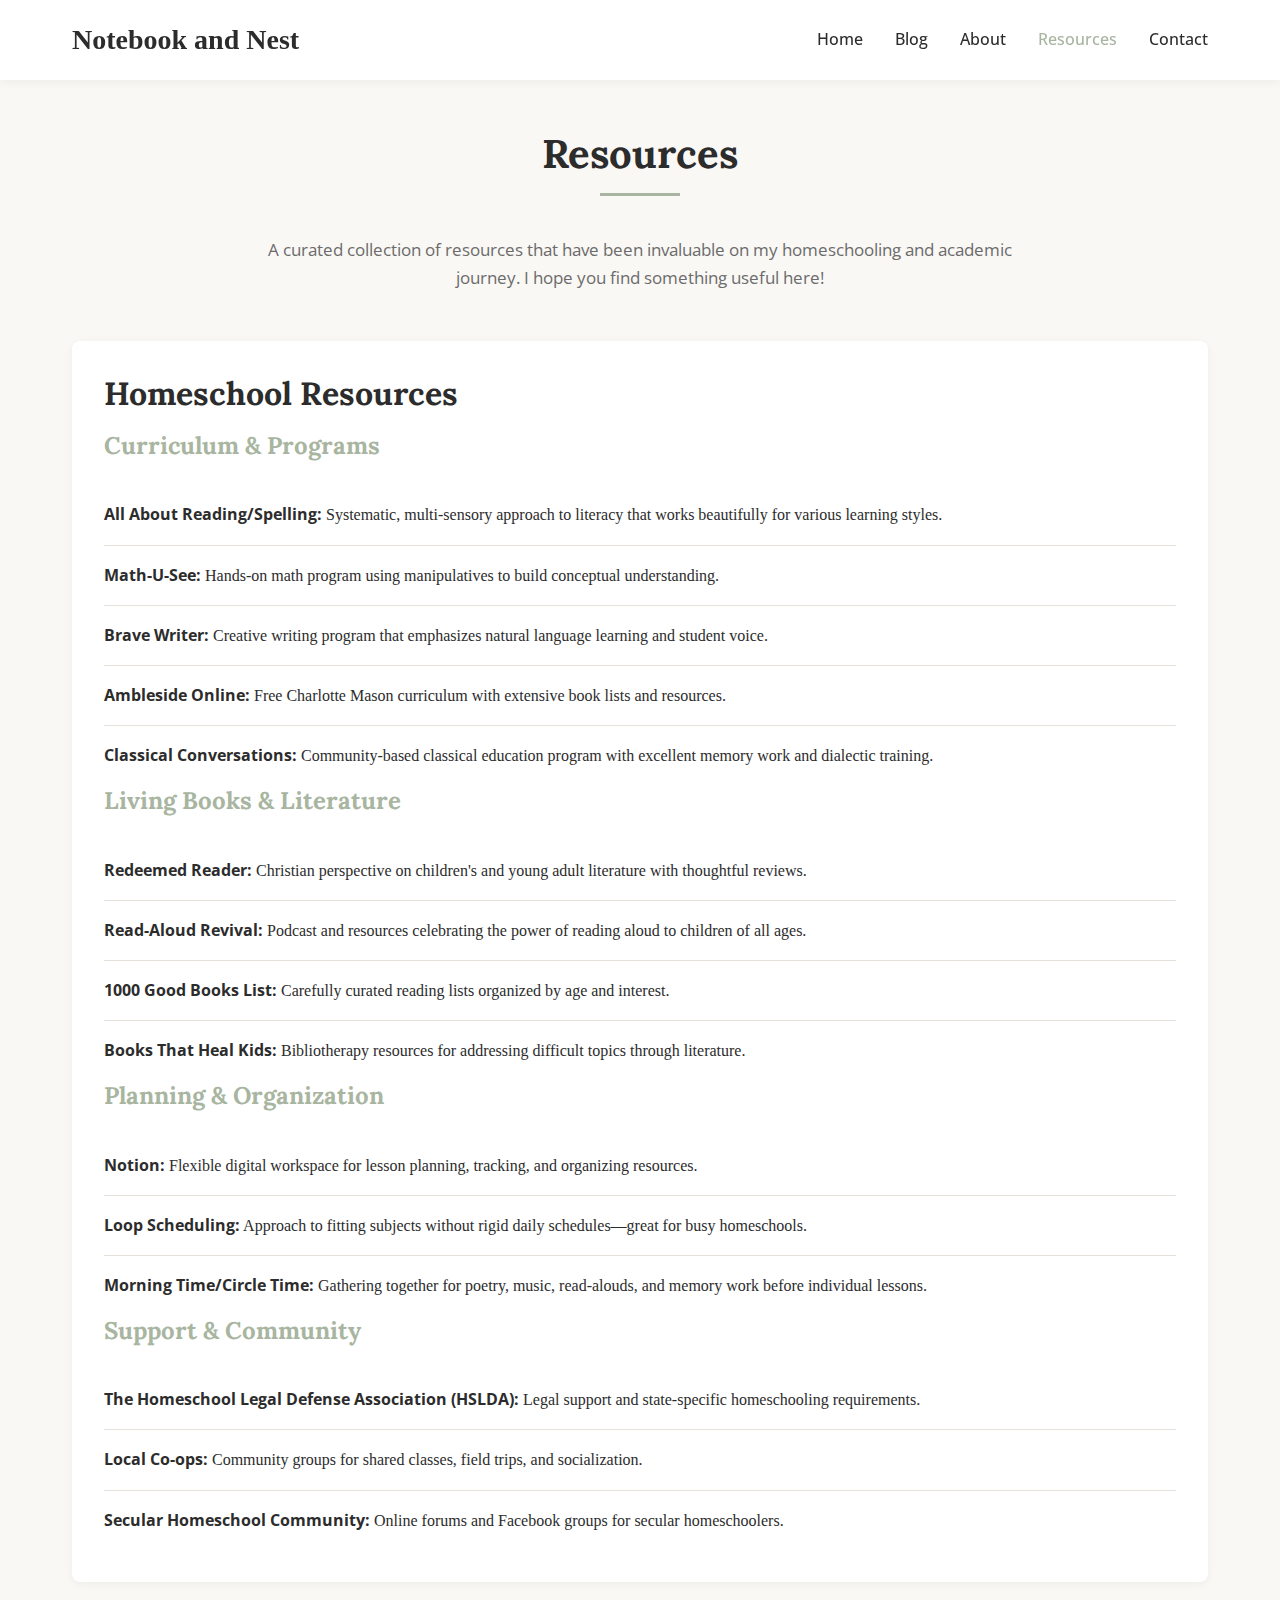
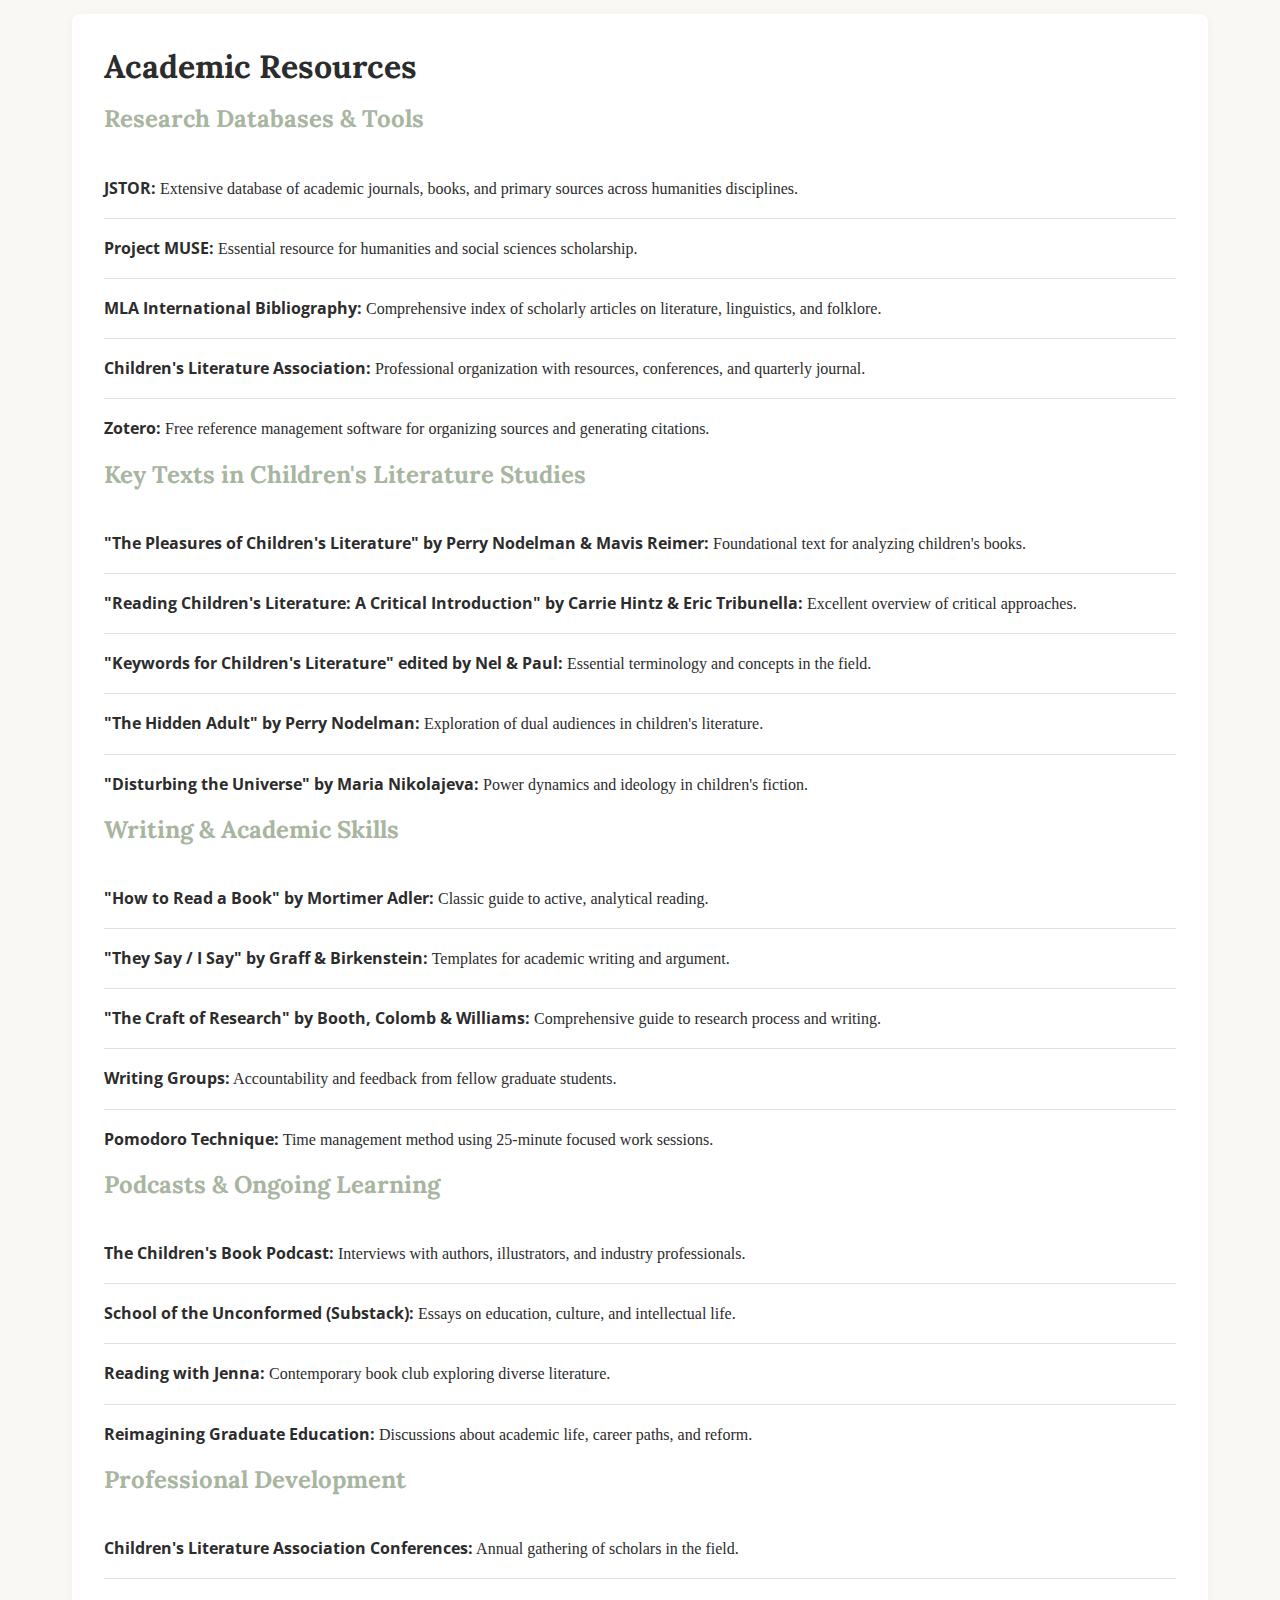
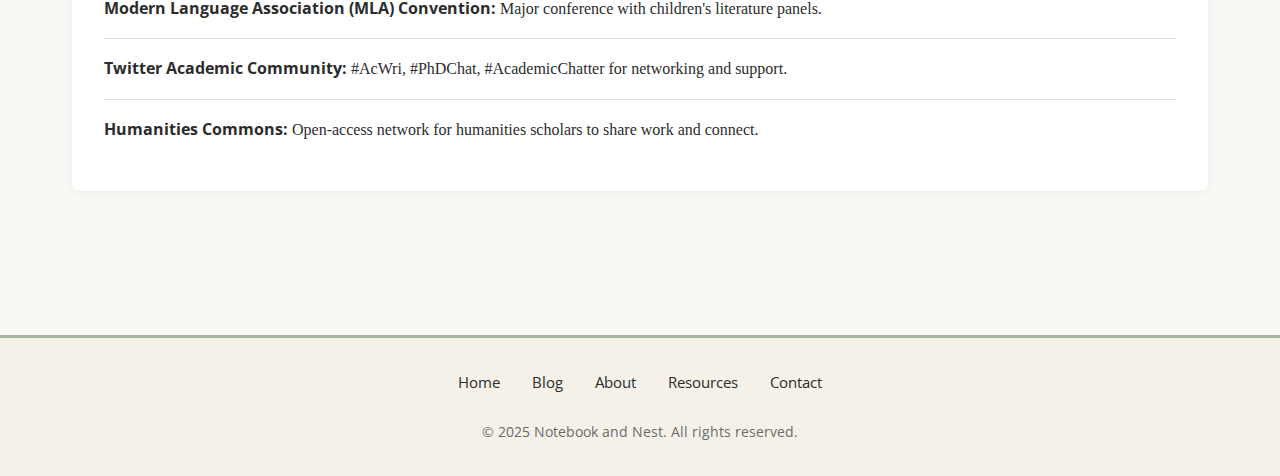
<file: resources.html>
<!DOCTYPE html>
<html lang="en">
<head>
    <meta charset="UTF-8">
    <meta name="viewport" content="width=device-width, initial-scale=1.0">
    <title>Resources - Notebook and Nest</title>
    <link rel="stylesheet" href="styles.css">
    <link href="https://fonts.googleapis.com/css2?family=Lora:wght@400;600&family=Open+Sans:wght@400;600&display=swap" rel="stylesheet">
</head>
<body>
    <header>
        <div class="header-container">
            <a href="index.html" class="site-logo">Notebook and Nest</a>
            <nav>
                <button class="mobile-menu-toggle" aria-label="Toggle menu">☰</button>
                <ul id="nav-menu">
                    <li><a href="index.html">Home</a></li>
                    <li><a href="blog.html">Blog</a></li>
                    <li><a href="about.html">About</a></li>
                    <li><a href="resources.html" class="active">Resources</a></li>
                    <li><a href="contact.html">Contact</a></li>
                </ul>
            </nav>
        </div>
    </header>

    <main class="container">
        <h1 class="section-title">Resources</h1>
        <p style="text-align: center; max-width: 800px; margin: 0 auto 3rem; color: var(--text-medium);">
            A curated collection of resources that have been invaluable on my homeschooling and academic journey. I hope you find something useful here!
        </p>

        <div class="resource-section">
            <h2>Homeschool Resources</h2>

            <h3>Curriculum & Programs</h3>
            <ul class="resource-list">
                <li><strong>All About Reading/Spelling:</strong> Systematic, multi-sensory approach to literacy that works beautifully for various learning styles.</li>
                <li><strong>Math-U-See:</strong> Hands-on math program using manipulatives to build conceptual understanding.</li>
                <li><strong>Brave Writer:</strong> Creative writing program that emphasizes natural language learning and student voice.</li>
                <li><strong>Ambleside Online:</strong> Free Charlotte Mason curriculum with extensive book lists and resources.</li>
                <li><strong>Classical Conversations:</strong> Community-based classical education program with excellent memory work and dialectic training.</li>
            </ul>

            <h3>Living Books & Literature</h3>
            <ul class="resource-list">
                <li><strong>Redeemed Reader:</strong> Christian perspective on children's and young adult literature with thoughtful reviews.</li>
                <li><strong>Read-Aloud Revival:</strong> Podcast and resources celebrating the power of reading aloud to children of all ages.</li>
                <li><strong>1000 Good Books List:</strong> Carefully curated reading lists organized by age and interest.</li>
                <li><strong>Books That Heal Kids:</strong> Bibliotherapy resources for addressing difficult topics through literature.</li>
            </ul>

            <h3>Planning & Organization</h3>
            <ul class="resource-list">
                <li><strong>Notion:</strong> Flexible digital workspace for lesson planning, tracking, and organizing resources.</li>
                <li><strong>Loop Scheduling:</strong> Approach to fitting subjects without rigid daily schedules—great for busy homeschools.</li>
                <li><strong>Morning Time/Circle Time:</strong> Gathering together for poetry, music, read-alouds, and memory work before individual lessons.</li>
            </ul>

            <h3>Support & Community</h3>
            <ul class="resource-list">
                <li><strong>The Homeschool Legal Defense Association (HSLDA):</strong> Legal support and state-specific homeschooling requirements.</li>
                <li><strong>Local Co-ops:</strong> Community groups for shared classes, field trips, and socialization.</li>
                <li><strong>Secular Homeschool Community:</strong> Online forums and Facebook groups for secular homeschoolers.</li>
            </ul>
        </div>

        <div class="resource-section">
            <h2>Academic Resources</h2>

            <h3>Research Databases & Tools</h3>
            <ul class="resource-list">
                <li><strong>JSTOR:</strong> Extensive database of academic journals, books, and primary sources across humanities disciplines.</li>
                <li><strong>Project MUSE:</strong> Essential resource for humanities and social sciences scholarship.</li>
                <li><strong>MLA International Bibliography:</strong> Comprehensive index of scholarly articles on literature, linguistics, and folklore.</li>
                <li><strong>Children's Literature Association:</strong> Professional organization with resources, conferences, and quarterly journal.</li>
                <li><strong>Zotero:</strong> Free reference management software for organizing sources and generating citations.</li>
            </ul>

            <h3>Key Texts in Children's Literature Studies</h3>
            <ul class="resource-list">
                <li><strong>"The Pleasures of Children's Literature" by Perry Nodelman & Mavis Reimer:</strong> Foundational text for analyzing children's books.</li>
                <li><strong>"Reading Children's Literature: A Critical Introduction" by Carrie Hintz & Eric Tribunella:</strong> Excellent overview of critical approaches.</li>
                <li><strong>"Keywords for Children's Literature" edited by Nel & Paul:</strong> Essential terminology and concepts in the field.</li>
                <li><strong>"The Hidden Adult" by Perry Nodelman:</strong> Exploration of dual audiences in children's literature.</li>
                <li><strong>"Disturbing the Universe" by Maria Nikolajeva:</strong> Power dynamics and ideology in children's fiction.</li>
            </ul>

            <h3>Writing & Academic Skills</h3>
            <ul class="resource-list">
                <li><strong>"How to Read a Book" by Mortimer Adler:</strong> Classic guide to active, analytical reading.</li>
                <li><strong>"They Say / I Say" by Graff & Birkenstein:</strong> Templates for academic writing and argument.</li>
                <li><strong>"The Craft of Research" by Booth, Colomb & Williams:</strong> Comprehensive guide to research process and writing.</li>
                <li><strong>Writing Groups:</strong> Accountability and feedback from fellow graduate students.</li>
                <li><strong>Pomodoro Technique:</strong> Time management method using 25-minute focused work sessions.</li>
            </ul>

            <h3>Podcasts & Ongoing Learning</h3>
            <ul class="resource-list">
                <li><strong>The Children's Book Podcast:</strong> Interviews with authors, illustrators, and industry professionals.</li>
                <li><strong>School of the Unconformed (Substack):</strong> Essays on education, culture, and intellectual life.</li>
                <li><strong>Reading with Jenna:</strong> Contemporary book club exploring diverse literature.</li>
                <li><strong>Reimagining Graduate Education:</strong> Discussions about academic life, career paths, and reform.</li>
            </ul>

            <h3>Professional Development</h3>
            <ul class="resource-list">
                <li><strong>Children's Literature Association Conferences:</strong> Annual gathering of scholars in the field.</li>
                <li><strong>Modern Language Association (MLA) Convention:</strong> Major conference with children's literature panels.</li>
                <li><strong>Twitter Academic Community:</strong> #AcWri, #PhDChat, #AcademicChatter for networking and support.</li>
                <li><strong>Humanities Commons:</strong> Open-access network for humanities scholars to share work and connect.</li>
            </ul>
        </div>
    </main>

    <footer>
        <div class="footer-content">
            <div class="footer-links">
                <a href="index.html">Home</a>
                <a href="blog.html">Blog</a>
                <a href="about.html">About</a>
                <a href="resources.html">Resources</a>
                <a href="contact.html">Contact</a>
            </div>
            <p class="copyright">© 2025 Notebook and Nest. All rights reserved.</p>
        </div>
    </footer>

    <script src="script.js"></script>
</body>
</html>
</file>
<file: style.css>
:root {
  /* Primitive Color Tokens */
  --color-white: rgba(255, 255, 255, 1);
  --color-black: rgba(0, 0, 0, 1);
  --color-cream-50: rgba(252, 252, 249, 1);
  --color-cream-100: rgba(255, 255, 253, 1);
  --color-gray-200: rgba(245, 245, 245, 1);
  --color-gray-300: rgba(167, 169, 169, 1);
  --color-gray-400: rgba(119, 124, 124, 1);
  --color-slate-500: rgba(98, 108, 113, 1);
  --color-brown-600: rgba(94, 82, 64, 1);
  --color-charcoal-700: rgba(31, 33, 33, 1);
  --color-charcoal-800: rgba(38, 40, 40, 1);
  --color-slate-900: rgba(19, 52, 59, 1);
  --color-teal-300: rgba(50, 184, 198, 1);
  --color-teal-400: rgba(45, 166, 178, 1);
  --color-teal-500: rgba(33, 128, 141, 1);
  --color-teal-600: rgba(29, 116, 128, 1);
  --color-teal-700: rgba(26, 104, 115, 1);
  --color-teal-800: rgba(41, 150, 161, 1);
  --color-red-400: rgba(255, 84, 89, 1);
  --color-red-500: rgba(192, 21, 47, 1);
  --color-orange-400: rgba(230, 129, 97, 1);
  --color-orange-500: rgba(168, 75, 47, 1);

  /* RGB versions for opacity control */
  --color-brown-600-rgb: 94, 82, 64;
  --color-teal-500-rgb: 33, 128, 141;
  --color-slate-900-rgb: 19, 52, 59;
  --color-slate-500-rgb: 98, 108, 113;
  --color-red-500-rgb: 192, 21, 47;
  --color-red-400-rgb: 255, 84, 89;
  --color-orange-500-rgb: 168, 75, 47;
  --color-orange-400-rgb: 230, 129, 97;

  /* Background color tokens (Light Mode) */
  --color-bg-1: rgba(59, 130, 246, 0.08); /* Light blue */
  --color-bg-2: rgba(245, 158, 11, 0.08); /* Light yellow */
  --color-bg-3: rgba(34, 197, 94, 0.08); /* Light green */
  --color-bg-4: rgba(239, 68, 68, 0.08); /* Light red */
  --color-bg-5: rgba(147, 51, 234, 0.08); /* Light purple */
  --color-bg-6: rgba(249, 115, 22, 0.08); /* Light orange */
  --color-bg-7: rgba(236, 72, 153, 0.08); /* Light pink */
  --color-bg-8: rgba(6, 182, 212, 0.08); /* Light cyan */

  /* Semantic Color Tokens (Light Mode) */
  --color-background: var(--color-cream-50);
  --color-surface: var(--color-cream-100);
  --color-text: var(--color-slate-900);
  --color-text-secondary: var(--color-slate-500);
  --color-primary: var(--color-teal-500);
  --color-primary-hover: var(--color-teal-600);
  --color-primary-active: var(--color-teal-700);
  --color-secondary: rgba(var(--color-brown-600-rgb), 0.12);
  --color-secondary-hover: rgba(var(--color-brown-600-rgb), 0.2);
  --color-secondary-active: rgba(var(--color-brown-600-rgb), 0.25);
  --color-border: rgba(var(--color-brown-600-rgb), 0.2);
  --color-btn-primary-text: var(--color-cream-50);
  --color-card-border: rgba(var(--color-brown-600-rgb), 0.12);
  --color-card-border-inner: rgba(var(--color-brown-600-rgb), 0.12);
  --color-error: var(--color-red-500);
  --color-success: var(--color-teal-500);
  --color-warning: var(--color-orange-500);
  --color-info: var(--color-slate-500);
  --color-focus-ring: rgba(var(--color-teal-500-rgb), 0.4);
  --color-select-caret: rgba(var(--color-slate-900-rgb), 0.8);

  /* Common style patterns */
  --focus-ring: 0 0 0 3px var(--color-focus-ring);
  --focus-outline: 2px solid var(--color-primary);
  --status-bg-opacity: 0.15;
  --status-border-opacity: 0.25;
  --select-caret-light: url("data:image/svg+xml,%3Csvg xmlns='http://www.w3.org/2000/svg' width='16' height='16' viewBox='0 0 24 24' fill='none' stroke='%23134252' stroke-width='2' stroke-linecap='round' stroke-linejoin='round'%3E%3Cpolyline points='6 9 12 15 18 9'%3E%3C/polyline%3E%3C/svg%3E");
  --select-caret-dark: url("data:image/svg+xml,%3Csvg xmlns='http://www.w3.org/2000/svg' width='16' height='16' viewBox='0 0 24 24' fill='none' stroke='%23f5f5f5' stroke-width='2' stroke-linecap='round' stroke-linejoin='round'%3E%3Cpolyline points='6 9 12 15 18 9'%3E%3C/polyline%3E%3C/svg%3E");

  /* RGB versions for opacity control */
  --color-success-rgb: 33, 128, 141;
  --color-error-rgb: 192, 21, 47;
  --color-warning-rgb: 168, 75, 47;
  --color-info-rgb: 98, 108, 113;

  /* Typography */
  --font-family-base: "FKGroteskNeue", "Geist", "Inter", -apple-system,
    BlinkMacSystemFont, "Segoe UI", Roboto, sans-serif;
  --font-family-mono: "Berkeley Mono", ui-monospace, SFMono-Regular, Menlo,
    Monaco, Consolas, monospace;
  --font-size-xs: 11px;
  --font-size-sm: 12px;
  --font-size-base: 14px;
  --font-size-md: 14px;
  --font-size-lg: 16px;
  --font-size-xl: 18px;
  --font-size-2xl: 20px;
  --font-size-3xl: 24px;
  --font-size-4xl: 30px;
  --font-weight-normal: 400;
  --font-weight-medium: 500;
  --font-weight-semibold: 550;
  --font-weight-bold: 600;
  --line-height-tight: 1.2;
  --line-height-normal: 1.5;
  --letter-spacing-tight: -0.01em;

  /* Spacing */
  --space-0: 0;
  --space-1: 1px;
  --space-2: 2px;
  --space-4: 4px;
  --space-6: 6px;
  --space-8: 8px;
  --space-10: 10px;
  --space-12: 12px;
  --space-16: 16px;
  --space-20: 20px;
  --space-24: 24px;
  --space-32: 32px;

  /* Border Radius */
  --radius-sm: 6px;
  --radius-base: 8px;
  --radius-md: 10px;
  --radius-lg: 12px;
  --radius-full: 9999px;

  /* Shadows */
  --shadow-xs: 0 1px 2px rgba(0, 0, 0, 0.02);
  --shadow-sm: 0 1px 3px rgba(0, 0, 0, 0.04), 0 1px 2px rgba(0, 0, 0, 0.02);
  --shadow-md: 0 4px 6px -1px rgba(0, 0, 0, 0.04),
    0 2px 4px -1px rgba(0, 0, 0, 0.02);
  --shadow-lg: 0 10px 15px -3px rgba(0, 0, 0, 0.04),
    0 4px 6px -2px rgba(0, 0, 0, 0.02);
  --shadow-inset-sm: inset 0 1px 0 rgba(255, 255, 255, 0.15),
    inset 0 -1px 0 rgba(0, 0, 0, 0.03);

  /* Animation */
  --duration-fast: 150ms;
  --duration-normal: 250ms;
  --ease-standard: cubic-bezier(0.16, 1, 0.3, 1);

  /* Layout */
  --container-sm: 640px;
  --container-md: 768px;
  --container-lg: 1024px;
  --container-xl: 1280px;
}

/* Dark mode colors */
@media (prefers-color-scheme: dark) {
  :root {
    /* RGB versions for opacity control (Dark Mode) */
    --color-gray-400-rgb: 119, 124, 124;
    --color-teal-300-rgb: 50, 184, 198;
    --color-gray-300-rgb: 167, 169, 169;
    --color-gray-200-rgb: 245, 245, 245;

    /* Background color tokens (Dark Mode) */
    --color-bg-1: rgba(29, 78, 216, 0.15); /* Dark blue */
    --color-bg-2: rgba(180, 83, 9, 0.15); /* Dark yellow */
    --color-bg-3: rgba(21, 128, 61, 0.15); /* Dark green */
    --color-bg-4: rgba(185, 28, 28, 0.15); /* Dark red */
    --color-bg-5: rgba(107, 33, 168, 0.15); /* Dark purple */
    --color-bg-6: rgba(194, 65, 12, 0.15); /* Dark orange */
    --color-bg-7: rgba(190, 24, 93, 0.15); /* Dark pink */
    --color-bg-8: rgba(8, 145, 178, 0.15); /* Dark cyan */

    /* Semantic Color Tokens (Dark Mode) */
    --color-background: var(--color-charcoal-700);
    --color-surface: var(--color-charcoal-800);
    --color-text: var(--color-gray-200);
    --color-text-secondary: rgba(var(--color-gray-300-rgb), 0.7);
    --color-primary: var(--color-teal-300);
    --color-primary-hover: var(--color-teal-400);
    --color-primary-active: var(--color-teal-800);
    --color-secondary: rgba(var(--color-gray-400-rgb), 0.15);
    --color-secondary-hover: rgba(var(--color-gray-400-rgb), 0.25);
    --color-secondary-active: rgba(var(--color-gray-400-rgb), 0.3);
    --color-border: rgba(var(--color-gray-400-rgb), 0.3);
    --color-error: var(--color-red-400);
    --color-success: var(--color-teal-300);
    --color-warning: var(--color-orange-400);
    --color-info: var(--color-gray-300);
    --color-focus-ring: rgba(var(--color-teal-300-rgb), 0.4);
    --color-btn-primary-text: var(--color-slate-900);
    --color-card-border: rgba(var(--color-gray-400-rgb), 0.2);
    --color-card-border-inner: rgba(var(--color-gray-400-rgb), 0.15);
    --shadow-inset-sm: inset 0 1px 0 rgba(255, 255, 255, 0.1),
      inset 0 -1px 0 rgba(0, 0, 0, 0.15);
    --button-border-secondary: rgba(var(--color-gray-400-rgb), 0.2);
    --color-border-secondary: rgba(var(--color-gray-400-rgb), 0.2);
    --color-select-caret: rgba(var(--color-gray-200-rgb), 0.8);

    /* Common style patterns - updated for dark mode */
    --focus-ring: 0 0 0 3px var(--color-focus-ring);
    --focus-outline: 2px solid var(--color-primary);
    --status-bg-opacity: 0.15;
    --status-border-opacity: 0.25;
    --select-caret-light: url("data:image/svg+xml,%3Csvg xmlns='http://www.w3.org/2000/svg' width='16' height='16' viewBox='0 0 24 24' fill='none' stroke='%23134252' stroke-width='2' stroke-linecap='round' stroke-linejoin='round'%3E%3Cpolyline points='6 9 12 15 18 9'%3E%3C/polyline%3E%3C/svg%3E");
    --select-caret-dark: url("data:image/svg+xml,%3Csvg xmlns='http://www.w3.org/2000/svg' width='16' height='16' viewBox='0 0 24 24' fill='none' stroke='%23f5f5f5' stroke-width='2' stroke-linecap='round' stroke-linejoin='round'%3E%3Cpolyline points='6 9 12 15 18 9'%3E%3C/polyline%3E%3C/svg%3E");

    /* RGB versions for dark mode */
    --color-success-rgb: var(--color-teal-300-rgb);
    --color-error-rgb: var(--color-red-400-rgb);
    --color-warning-rgb: var(--color-orange-400-rgb);
    --color-info-rgb: var(--color-gray-300-rgb);
  }
}

/* Data attribute for manual theme switching */
[data-color-scheme="dark"] {
  /* RGB versions for opacity control (dark mode) */
  --color-gray-400-rgb: 119, 124, 124;
  --color-teal-300-rgb: 50, 184, 198;
  --color-gray-300-rgb: 167, 169, 169;
  --color-gray-200-rgb: 245, 245, 245;

  /* Colorful background palette - Dark Mode */
  --color-bg-1: rgba(29, 78, 216, 0.15); /* Dark blue */
  --color-bg-2: rgba(180, 83, 9, 0.15); /* Dark yellow */
  --color-bg-3: rgba(21, 128, 61, 0.15); /* Dark green */
  --color-bg-4: rgba(185, 28, 28, 0.15); /* Dark red */
  --color-bg-5: rgba(107, 33, 168, 0.15); /* Dark purple */
  --color-bg-6: rgba(194, 65, 12, 0.15); /* Dark orange */
  --color-bg-7: rgba(190, 24, 93, 0.15); /* Dark pink */
  --color-bg-8: rgba(8, 145, 178, 0.15); /* Dark cyan */

  /* Semantic Color Tokens (Dark Mode) */
  --color-background: var(--color-charcoal-700);
  --color-surface: var(--color-charcoal-800);
  --color-text: var(--color-gray-200);
  --color-text-secondary: rgba(var(--color-gray-300-rgb), 0.7);
  --color-primary: var(--color-teal-300);
  --color-primary-hover: var(--color-teal-400);
  --color-primary-active: var(--color-teal-800);
  --color-secondary: rgba(var(--color-gray-400-rgb), 0.15);
  --color-secondary-hover: rgba(var(--color-gray-400-rgb), 0.25);
  --color-secondary-active: rgba(var(--color-gray-400-rgb), 0.3);
  --color-border: rgba(var(--color-gray-400-rgb), 0.3);
  --color-error: var(--color-red-400);
  --color-success: var(--color-teal-300);
  --color-warning: var(--color-orange-400);
  --color-info: var(--color-gray-300);
  --color-focus-ring: rgba(var(--color-teal-300-rgb), 0.4);
  --color-btn-primary-text: var(--color-slate-900);
  --color-card-border: rgba(var(--color-gray-400-rgb), 0.15);
  --color-card-border-inner: rgba(var(--color-gray-400-rgb), 0.15);
  --shadow-inset-sm: inset 0 1px 0 rgba(255, 255, 255, 0.1),
    inset 0 -1px 0 rgba(0, 0, 0, 0.15);
  --color-border-secondary: rgba(var(--color-gray-400-rgb), 0.2);
  --color-select-caret: rgba(var(--color-gray-200-rgb), 0.8);

  /* Common style patterns - updated for dark mode */
  --focus-ring: 0 0 0 3px var(--color-focus-ring);
  --focus-outline: 2px solid var(--color-primary);
  --status-bg-opacity: 0.15;
  --status-border-opacity: 0.25;
  --select-caret-light: url("data:image/svg+xml,%3Csvg xmlns='http://www.w3.org/2000/svg' width='16' height='16' viewBox='0 0 24 24' fill='none' stroke='%23134252' stroke-width='2' stroke-linecap='round' stroke-linejoin='round'%3E%3Cpolyline points='6 9 12 15 18 9'%3E%3C/polyline%3E%3C/svg%3E");
  --select-caret-dark: url("data:image/svg+xml,%3Csvg xmlns='http://www.w3.org/2000/svg' width='16' height='16' viewBox='0 0 24 24' fill='none' stroke='%23f5f5f5' stroke-width='2' stroke-linecap='round' stroke-linejoin='round'%3E%3Cpolyline points='6 9 12 15 18 9'%3E%3C/polyline%3E%3C/svg%3E");

  /* RGB versions for dark mode */
  --color-success-rgb: var(--color-teal-300-rgb);
  --color-error-rgb: var(--color-red-400-rgb);
  --color-warning-rgb: var(--color-orange-400-rgb);
  --color-info-rgb: var(--color-gray-300-rgb);
}

[data-color-scheme="light"] {
  /* RGB versions for opacity control (light mode) */
  --color-brown-600-rgb: 94, 82, 64;
  --color-teal-500-rgb: 33, 128, 141;
  --color-slate-900-rgb: 19, 52, 59;

  /* Semantic Color Tokens (Light Mode) */
  --color-background: var(--color-cream-50);
  --color-surface: var(--color-cream-100);
  --color-text: var(--color-slate-900);
  --color-text-secondary: var(--color-slate-500);
  --color-primary: var(--color-teal-500);
  --color-primary-hover: var(--color-teal-600);
  --color-primary-active: var(--color-teal-700);
  --color-secondary: rgba(var(--color-brown-600-rgb), 0.12);
  --color-secondary-hover: rgba(var(--color-brown-600-rgb), 0.2);
  --color-secondary-active: rgba(var(--color-brown-600-rgb), 0.25);
  --color-border: rgba(var(--color-brown-600-rgb), 0.2);
  --color-btn-primary-text: var(--color-cream-50);
  --color-card-border: rgba(var(--color-brown-600-rgb), 0.12);
  --color-card-border-inner: rgba(var(--color-brown-600-rgb), 0.12);
  --color-error: var(--color-red-500);
  --color-success: var(--color-teal-500);
  --color-warning: var(--color-orange-500);
  --color-info: var(--color-slate-500);
  --color-focus-ring: rgba(var(--color-teal-500-rgb), 0.4);

  /* RGB versions for light mode */
  --color-success-rgb: var(--color-teal-500-rgb);
  --color-error-rgb: var(--color-red-500-rgb);
  --color-warning-rgb: var(--color-orange-500-rgb);
  --color-info-rgb: var(--color-slate-500-rgb);
}

/* Base styles */
html {
  font-size: var(--font-size-base);
  font-family: var(--font-family-base);
  line-height: var(--line-height-normal);
  color: var(--color-text);
  background-color: var(--color-background);
  -webkit-font-smoothing: antialiased;
  box-sizing: border-box;
}

body {
  margin: 0;
  padding: 0;
}

*,
*::before,
*::after {
  box-sizing: inherit;
}

/* Typography */
h1,
h2,
h3,
h4,
h5,
h6 {
  margin: 0;
  font-weight: var(--font-weight-semibold);
  line-height: var(--line-height-tight);
  color: var(--color-text);
  letter-spacing: var(--letter-spacing-tight);
}

h1 {
  font-size: var(--font-size-4xl);
}
h2 {
  font-size: var(--font-size-3xl);
}
h3 {
  font-size: var(--font-size-2xl);
}
h4 {
  font-size: var(--font-size-xl);
}
h5 {
  font-size: var(--font-size-lg);
}
h6 {
  font-size: var(--font-size-md);
}

p {
  margin: 0 0 var(--space-16) 0;
}

a {
  color: var(--color-primary);
  text-decoration: none;
  transition: color var(--duration-fast) var(--ease-standard);
}

a:hover {
  color: var(--color-primary-hover);
}

code,
pre {
  font-family: var(--font-family-mono);
  font-size: calc(var(--font-size-base) * 0.95);
  background-color: var(--color-secondary);
  border-radius: var(--radius-sm);
}

code {
  padding: var(--space-1) var(--space-4);
}

pre {
  padding: var(--space-16);
  margin: var(--space-16) 0;
  overflow: auto;
  border: 1px solid var(--color-border);
}

pre code {
  background: none;
  padding: 0;
}

/* Buttons */
.btn {
  display: inline-flex;
  align-items: center;
  justify-content: center;
  padding: var(--space-8) var(--space-16);
  border-radius: var(--radius-base);
  font-size: var(--font-size-base);
  font-weight: 500;
  line-height: 1.5;
  cursor: pointer;
  transition: all var(--duration-normal) var(--ease-standard);
  border: none;
  text-decoration: none;
  position: relative;
}

.btn:focus-visible {
  outline: none;
  box-shadow: var(--focus-ring);
}

.btn--primary {
  background: var(--color-primary);
  color: var(--color-btn-primary-text);
}

.btn--primary:hover {
  background: var(--color-primary-hover);
}

.btn--primary:active {
  background: var(--color-primary-active);
}

.btn--secondary {
  background: var(--color-secondary);
  color: var(--color-text);
}

.btn--secondary:hover {
  background: var(--color-secondary-hover);
}

.btn--secondary:active {
  background: var(--color-secondary-active);
}

.btn--outline {
  background: transparent;
  border: 1px solid var(--color-border);
  color: var(--color-text);
}

.btn--outline:hover {
  background: var(--color-secondary);
}

.btn--sm {
  padding: var(--space-4) var(--space-12);
  font-size: var(--font-size-sm);
  border-radius: var(--radius-sm);
}

.btn--lg {
  padding: var(--space-10) var(--space-20);
  font-size: var(--font-size-lg);
  border-radius: var(--radius-md);
}

.btn--full-width {
  width: 100%;
}

.btn:disabled {
  opacity: 0.5;
  cursor: not-allowed;
}

/* Form elements */
.form-control {
  display: block;
  width: 100%;
  padding: var(--space-8) var(--space-12);
  font-size: var(--font-size-md);
  line-height: 1.5;
  color: var(--color-text);
  background-color: var(--color-surface);
  border: 1px solid var(--color-border);
  border-radius: var(--radius-base);
  transition: border-color var(--duration-fast) var(--ease-standard),
    box-shadow var(--duration-fast) var(--ease-standard);
}

textarea.form-control {
  font-family: var(--font-family-base);
  font-size: var(--font-size-base);
}

select.form-control {
  padding: var(--space-8) var(--space-12);
  -webkit-appearance: none;
  -moz-appearance: none;
  appearance: none;
  background-image: var(--select-caret-light);
  background-repeat: no-repeat;
  background-position: right var(--space-12) center;
  background-size: 16px;
  padding-right: var(--space-32);
}

/* Add a dark mode specific caret */
@media (prefers-color-scheme: dark) {
  select.form-control {
    background-image: var(--select-caret-dark);
  }
}

/* Also handle data-color-scheme */
[data-color-scheme="dark"] select.form-control {
  background-image: var(--select-caret-dark);
}

[data-color-scheme="light"] select.form-control {
  background-image: var(--select-caret-light);
}

.form-control:focus {
  border-color: var(--color-primary);
  outline: var(--focus-outline);
}

.form-label {
  display: block;
  margin-bottom: var(--space-8);
  font-weight: var(--font-weight-medium);
  font-size: var(--font-size-sm);
}

.form-group {
  margin-bottom: var(--space-16);
}

/* Card component */
.card {
  background-color: var(--color-surface);
  border-radius: var(--radius-lg);
  border: 1px solid var(--color-card-border);
  box-shadow: var(--shadow-sm);
  overflow: hidden;
  transition: box-shadow var(--duration-normal) var(--ease-standard);
}

.card:hover {
  box-shadow: var(--shadow-md);
}

.card__body {
  padding: var(--space-16);
}

.card__header,
.card__footer {
  padding: var(--space-16);
  border-bottom: 1px solid var(--color-card-border-inner);
}

/* Status indicators - simplified with CSS variables */
.status {
  display: inline-flex;
  align-items: center;
  padding: var(--space-6) var(--space-12);
  border-radius: var(--radius-full);
  font-weight: var(--font-weight-medium);
  font-size: var(--font-size-sm);
}

.status--success {
  background-color: rgba(
    var(--color-success-rgb, 33, 128, 141),
    var(--status-bg-opacity)
  );
  color: var(--color-success);
  border: 1px solid
    rgba(var(--color-success-rgb, 33, 128, 141), var(--status-border-opacity));
}

.status--error {
  background-color: rgba(
    var(--color-error-rgb, 192, 21, 47),
    var(--status-bg-opacity)
  );
  color: var(--color-error);
  border: 1px solid
    rgba(var(--color-error-rgb, 192, 21, 47), var(--status-border-opacity));
}

.status--warning {
  background-color: rgba(
    var(--color-warning-rgb, 168, 75, 47),
    var(--status-bg-opacity)
  );
  color: var(--color-warning);
  border: 1px solid
    rgba(var(--color-warning-rgb, 168, 75, 47), var(--status-border-opacity));
}

.status--info {
  background-color: rgba(
    var(--color-info-rgb, 98, 108, 113),
    var(--status-bg-opacity)
  );
  color: var(--color-info);
  border: 1px solid
    rgba(var(--color-info-rgb, 98, 108, 113), var(--status-border-opacity));
}

/* Container layout */
.container {
  width: 100%;
  margin-right: auto;
  margin-left: auto;
  padding-right: var(--space-16);
  padding-left: var(--space-16);
}

@media (min-width: 640px) {
  .container {
    max-width: var(--container-sm);
  }
}
@media (min-width: 768px) {
  .container {
    max-width: var(--container-md);
  }
}
@media (min-width: 1024px) {
  .container {
    max-width: var(--container-lg);
  }
}
@media (min-width: 1280px) {
  .container {
    max-width: var(--container-xl);
  }
}

/* Utility classes */
.flex {
  display: flex;
}
.flex-col {
  flex-direction: column;
}
.items-center {
  align-items: center;
}
.justify-center {
  justify-content: center;
}
.justify-between {
  justify-content: space-between;
}
.gap-4 {
  gap: var(--space-4);
}
.gap-8 {
  gap: var(--space-8);
}
.gap-16 {
  gap: var(--space-16);
}

.m-0 {
  margin: 0;
}
.mt-8 {
  margin-top: var(--space-8);
}
.mb-8 {
  margin-bottom: var(--space-8);
}
.mx-8 {
  margin-left: var(--space-8);
  margin-right: var(--space-8);
}
.my-8 {
  margin-top: var(--space-8);
  margin-bottom: var(--space-8);
}

.p-0 {
  padding: 0;
}
.py-8 {
  padding-top: var(--space-8);
  padding-bottom: var(--space-8);
}
.px-8 {
  padding-left: var(--space-8);
  padding-right: var(--space-8);
}
.py-16 {
  padding-top: var(--space-16);
  padding-bottom: var(--space-16);
}
.px-16 {
  padding-left: var(--space-16);
  padding-right: var(--space-16);
}

.block {
  display: block;
}
.hidden {
  display: none;
}

/* Accessibility */
.sr-only {
  position: absolute;
  width: 1px;
  height: 1px;
  padding: 0;
  margin: -1px;
  overflow: hidden;
  clip: rect(0, 0, 0, 0);
  white-space: nowrap;
  border-width: 0;
}

:focus-visible {
  outline: var(--focus-outline);
  outline-offset: 2px;
}

/* Dark mode specifics */
[data-color-scheme="dark"] .btn--outline {
  border: 1px solid var(--color-border-secondary);
}

@font-face {
  font-family: 'FKGroteskNeue';
  src: url('https://r2cdn.perplexity.ai/fonts/FKGroteskNeue.woff2')
    format('woff2');
}

/* END PERPLEXITY DESIGN SYSTEM */
/* Design System Variables */
:root {
  /* Primitive Color Tokens */
  --color-white: rgba(255, 255, 255, 1);
  --color-black: rgba(0, 0, 0, 1);
  --color-cream-50: rgba(252, 252, 249, 1);
  --color-cream-100: rgba(255, 255, 253, 1);
  --color-gray-200: rgba(245, 245, 245, 1);
  --color-gray-300: rgba(167, 169, 169, 1);
  --color-gray-400: rgba(119, 124, 124, 1);
  --color-slate-500: rgba(98, 108, 113, 1);
  --color-brown-600: rgba(94, 82, 64, 1);
  --color-charcoal-700: rgba(31, 33, 33, 1);
  --color-charcoal-800: rgba(38, 40, 40, 1);
  --color-slate-900: rgba(19, 52, 59, 1);
  --color-teal-300: rgba(50, 184, 198, 1);
  --color-teal-400: rgba(45, 166, 178, 1);
  --color-teal-500: rgba(33, 128, 141, 1);
  --color-teal-600: rgba(29, 116, 128, 1);
  --color-teal-700: rgba(26, 104, 115, 1);
  --color-teal-800: rgba(41, 150, 161, 1);
  --color-red-400: rgba(255, 84, 89, 1);
  --color-red-500: rgba(192, 21, 47, 1);
  --color-orange-400: rgba(230, 129, 97, 1);
  --color-orange-500: rgba(168, 75, 47, 1);

  /* RGB versions for opacity control */
  --color-brown-600-rgb: 94, 82, 64;
  --color-teal-500-rgb: 33, 128, 141;
  --color-slate-900-rgb: 19, 52, 59;
  --color-slate-500-rgb: 98, 108, 113;
  --color-red-500-rgb: 192, 21, 47;
  --color-red-400-rgb: 255, 84, 89;
  --color-orange-500-rgb: 168, 75, 47;
  --color-orange-400-rgb: 230, 129, 97;

  /* Background color tokens (Light Mode) */
  --color-bg-1: rgba(59, 130, 246, 0.08); /* Light blue */
  --color-bg-2: rgba(245, 158, 11, 0.08); /* Light yellow */
  --color-bg-3: rgba(34, 197, 94, 0.08); /* Light green */
  --color-bg-4: rgba(239, 68, 68, 0.08); /* Light red */
  --color-bg-5: rgba(147, 51, 234, 0.08); /* Light purple */
  --color-bg-6: rgba(249, 115, 22, 0.08); /* Light orange */
  --color-bg-7: rgba(236, 72, 153, 0.08); /* Light pink */
  --color-bg-8: rgba(6, 182, 212, 0.08); /* Light cyan */

  /* Semantic Color Tokens (Light Mode) */
  --color-background: var(--color-cream-50);
  --color-surface: var(--color-cream-100);
  --color-text: var(--color-slate-900);
  --color-text-secondary: var(--color-slate-500);
  --color-primary: var(--color-teal-500);
  --color-primary-hover: var(--color-teal-600);
  --color-primary-active: var(--color-teal-700);
  --color-secondary: rgba(var(--color-brown-600-rgb), 0.12);
  --color-secondary-hover: rgba(var(--color-brown-600-rgb), 0.2);
  --color-secondary-active: rgba(var(--color-brown-600-rgb), 0.25);
  --color-border: rgba(var(--color-brown-600-rgb), 0.2);
  --color-btn-primary-text: var(--color-cream-50);
  --color-card-border: rgba(var(--color-brown-600-rgb), 0.12);
  --color-card-border-inner: rgba(var(--color-brown-600-rgb), 0.12);
  --color-error: var(--color-red-500);
  --color-success: var(--color-teal-500);
  --color-warning: var(--color-orange-500);
  --color-info: var(--color-slate-500);
  --color-focus-ring: rgba(var(--color-teal-500-rgb), 0.4);
  --color-select-caret: rgba(var(--color-slate-900-rgb), 0.8);

  /* Common style patterns */
  --focus-ring: 0 0 0 3px var(--color-focus-ring);
  --focus-outline: 2px solid var(--color-primary);
  --status-bg-opacity: 0.15;
  --status-border-opacity: 0.25;
  --select-caret-light: url("data:image/svg+xml,%3Csvg xmlns='http://www.w3.org/2000/svg' width='16' height='16' viewBox='0 0 24 24' fill='none' stroke='%23134252' stroke-width='2' stroke-linecap='round' stroke-linejoin='round'%3E%3Cpolyline points='6 9 12 15 18 9'%3E%3C/polyline%3E%3C/svg%3E");
  --select-caret-dark: url("data:image/svg+xml,%3Csvg xmlns='http://www.w3.org/2000/svg' width='16' height='16' viewBox='0 0 24 24' fill='none' stroke='%23f5f5f5' stroke-width='2' stroke-linecap='round' stroke-linejoin='round'%3E%3Cpolyline points='6 9 12 15 18 9'%3E%3C/polyline%3E%3C/svg%3E");

  /* RGB versions for opacity control */
  --color-success-rgb: 33, 128, 141;
  --color-error-rgb: 192, 21, 47;
  --color-warning-rgb: 168, 75, 47;
  --color-info-rgb: 98, 108, 113;

  /* Typography */
  --font-family-base: "FKGroteskNeue", "Geist", "Inter", -apple-system,
    BlinkMacSystemFont, "Segoe UI", Roboto, sans-serif;
  --font-family-mono: "Berkeley Mono", ui-monospace, SFMono-Regular, Menlo,
    Monaco, Consolas, monospace;
  --font-size-xs: 11px;
  --font-size-sm: 12px;
  --font-size-base: 14px;
  --font-size-md: 14px;
  --font-size-lg: 16px;
  --font-size-xl: 18px;
  --font-size-2xl: 20px;
  --font-size-3xl: 24px;
  --font-size-4xl: 30px;
  --font-weight-normal: 400;
  --font-weight-medium: 500;
  --font-weight-semibold: 550;
  --font-weight-bold: 600;
  --line-height-tight: 1.2;
  --line-height-normal: 1.5;
  --letter-spacing-tight: -0.01em;

  /* Spacing */
  --space-0: 0;
  --space-1: 1px;
  --space-2: 2px;
  --space-4: 4px;
  --space-6: 6px;
  --space-8: 8px;
  --space-10: 10px;
  --space-12: 12px;
  --space-16: 16px;
  --space-20: 20px;
  --space-24: 24px;
  --space-32: 32px;
  --space-48: 48px;
  --space-64: 64px;

  /* Border Radius */
  --radius-sm: 6px;
  --radius-base: 8px;
  --radius-md: 10px;
  --radius-lg: 12px;
  --radius-full: 9999px;

  /* Shadows */
  --shadow-xs: 0 1px 2px rgba(0, 0, 0, 0.02);
  --shadow-sm: 0 1px 3px rgba(0, 0, 0, 0.04), 0 1px 2px rgba(0, 0, 0, 0.02);
  --shadow-md: 0 4px 6px -1px rgba(0, 0, 0, 0.04),
    0 2px 4px -1px rgba(0, 0, 0, 0.02);
  --shadow-lg: 0 10px 15px -3px rgba(0, 0, 0, 0.04),
    0 4px 6px -2px rgba(0, 0, 0, 0.02);
  --shadow-inset-sm: inset 0 1px 0 rgba(255, 255, 255, 0.15),
    inset 0 -1px 0 rgba(0, 0, 0, 0.03);

  /* Animation */
  --duration-fast: 150ms;
  --duration-normal: 250ms;
  --ease-standard: cubic-bezier(0.16, 1, 0.3, 1);

  /* Layout */
  --container-sm: 640px;
  --container-md: 768px;
  --container-lg: 1024px;
  --container-xl: 1280px;
}

/* Dark mode colors */
@media (prefers-color-scheme: dark) {
  :root {
    /* RGB versions for opacity control (Dark Mode) */
    --color-gray-400-rgb: 119, 124, 124;
    --color-teal-300-rgb: 50, 184, 198;
    --color-gray-300-rgb: 167, 169, 169;
    --color-gray-200-rgb: 245, 245, 245;

    /* Background color tokens (Dark Mode) */
    --color-bg-1: rgba(29, 78, 216, 0.15); /* Dark blue */
    --color-bg-2: rgba(180, 83, 9, 0.15); /* Dark yellow */
    --color-bg-3: rgba(21, 128, 61, 0.15); /* Dark green */
    --color-bg-4: rgba(185, 28, 28, 0.15); /* Dark red */
    --color-bg-5: rgba(107, 33, 168, 0.15); /* Dark purple */
    --color-bg-6: rgba(194, 65, 12, 0.15); /* Dark orange */
    --color-bg-7: rgba(190, 24, 93, 0.15); /* Dark pink */
    --color-bg-8: rgba(8, 145, 178, 0.15); /* Dark cyan */

    /* Semantic Color Tokens (Dark Mode) */
    --color-background: var(--color-charcoal-700);
    --color-surface: var(--color-charcoal-800);
    --color-text: var(--color-gray-200);
    --color-text-secondary: rgba(var(--color-gray-300-rgb), 0.7);
    --color-primary: var(--color-teal-300);
    --color-primary-hover: var(--color-teal-400);
    --color-primary-active: var(--color-teal-800);
    --color-secondary: rgba(var(--color-gray-400-rgb), 0.15);
    --color-secondary-hover: rgba(var(--color-gray-400-rgb), 0.25);
    --color-secondary-active: rgba(var(--color-gray-400-rgb), 0.3);
    --color-border: rgba(var(--color-gray-400-rgb), 0.3);
    --color-error: var(--color-red-400);
    --color-success: var(--color-teal-300);
    --color-warning: var(--color-orange-400);
    --color-info: var(--color-gray-300);
    --color-focus-ring: rgba(var(--color-teal-300-rgb), 0.4);
    --color-btn-primary-text: var(--color-slate-900);
    --color-card-border: rgba(var(--color-gray-400-rgb), 0.2);
    --color-card-border-inner: rgba(var(--color-gray-400-rgb), 0.15);
    --shadow-inset-sm: inset 0 1px 0 rgba(255, 255, 255, 0.1),
      inset 0 -1px 0 rgba(0, 0, 0, 0.15);
    --color-select-caret: rgba(var(--color-gray-200-rgb), 0.8);

    /* RGB versions for dark mode */
    --color-success-rgb: var(--color-teal-300-rgb);
    --color-error-rgb: var(--color-red-400-rgb);
    --color-warning-rgb: var(--color-orange-400-rgb);
    --color-info-rgb: var(--color-gray-300-rgb);
  }
}

/* Base styles */
html {
  font-size: var(--font-size-base);
  font-family: var(--font-family-base);
  line-height: var(--line-height-normal);
  color: var(--color-text);
  background-color: var(--color-background);
  -webkit-font-smoothing: antialiased;
  box-sizing: border-box;
  scroll-behavior: smooth;
}

body {
  margin: 0;
  padding: 0;
}

*,
*::before,
*::after {
  box-sizing: inherit;
}

/* Typography */
h1,
h2,
h3,
h4,
h5,
h6 {
  margin: 0;
  font-weight: var(--font-weight-semibold);
  line-height: var(--line-height-tight);
  color: var(--color-text);
  letter-spacing: var(--letter-spacing-tight);
}

h1 {
  font-size: var(--font-size-4xl);
}
h2 {
  font-size: var(--font-size-3xl);
}
h3 {
  font-size: var(--font-size-2xl);
}
h4 {
  font-size: var(--font-size-xl);
}
h5 {
  font-size: var(--font-size-lg);
}
h6 {
  font-size: var(--font-size-md);
}

p {
  margin: 0 0 var(--space-16) 0;
  line-height: var(--line-height-normal);
}

a {
  color: var(--color-primary);
  text-decoration: none;
  transition: color var(--duration-fast) var(--ease-standard);
}

a:hover {
  color: var(--color-primary-hover);
}

/* Navigation */
.nav {
  background-color: var(--color-surface);
  border-bottom: 1px solid var(--color-card-border);
  position: fixed;
  top: 0;
  left: 0;
  right: 0;
  z-index: 1000;
  box-shadow: var(--shadow-sm);
}

.nav-container {
  max-width: var(--container-xl);
  margin: 0 auto;
  padding: 0 var(--space-16);
  display: flex;
  justify-content: space-between;
  align-items: center;
  height: 64px;
}

.nav-brand h1 {
  font-size: var(--font-size-xl);
  color: var(--color-primary);
  margin: 0;
}

.nav-menu {
  display: flex;
  gap: var(--space-32);
  align-items: center;
}

.nav-link {
  font-weight: var(--font-weight-medium);
  color: var(--color-text);
  cursor: pointer;
  transition: color var(--duration-fast) var(--ease-standard);
}

.nav-link:hover,
.nav-link.active {
  color: var(--color-primary);
}

.nav-toggle {
  display: none;
  flex-direction: column;
  background: none;
  border: none;
  cursor: pointer;
  padding: var(--space-4);
}

.nav-toggle span {
  width: 24px;
  height: 3px;
  background-color: var(--color-text);
  margin: 2px 0;
  transition: var(--duration-normal) var(--ease-standard);
}

/* Buttons */
.btn {
  display: inline-flex;
  align-items: center;
  justify-content: center;
  padding: var(--space-8) var(--space-16);
  border-radius: var(--radius-base);
  font-size: var(--font-size-base);
  font-weight: 500;
  line-height: 1.5;
  cursor: pointer;
  transition: all var(--duration-normal) var(--ease-standard);
  border: none;
  text-decoration: none;
  position: relative;
}

.btn:focus-visible {
  outline: none;
  box-shadow: var(--focus-ring);
}

.btn--primary {
  background: var(--color-primary);
  color: var(--color-btn-primary-text);
}

.btn--primary:hover {
  background: var(--color-primary-hover);
}

.btn--primary:active {
  background: var(--color-primary-active);
}

.btn--secondary {
  background: var(--color-secondary);
  color: var(--color-text);
}

.btn--secondary:hover {
  background: var(--color-secondary-hover);
}

.btn--secondary:active {
  background: var(--color-secondary-active);
}

.btn--outline {
  background: transparent;
  border: 1px solid var(--color-border);
  color: var(--color-text);
}

.btn--outline:hover {
  background: var(--color-secondary);
}

.btn--sm {
  padding: var(--space-4) var(--space-12);
  font-size: var(--font-size-sm);
  border-radius: var(--radius-sm);
}

.btn--lg {
  padding: var(--space-10) var(--space-20);
  font-size: var(--font-size-lg);
  border-radius: var(--radius-md);
}

.btn--full-width {
  width: 100%;
}

.btn:disabled {
  opacity: 0.5;
  cursor: not-allowed;
}

/* Form elements */
.form-control {
  display: block;
  width: 100%;
  padding: var(--space-8) var(--space-12);
  font-size: var(--font-size-md);
  line-height: 1.5;
  color: var(--color-text);
  background-color: var(--color-surface);
  border: 1px solid var(--color-border);
  border-radius: var(--radius-base);
  transition: border-color var(--duration-fast) var(--ease-standard),
    box-shadow var(--duration-fast) var(--ease-standard);
}

textarea.form-control {
  font-family: var(--font-family-base);
  font-size: var(--font-size-base);
  resize: vertical;
}

select.form-control {
  padding: var(--space-8) var(--space-12);
  -webkit-appearance: none;
  -moz-appearance: none;
  appearance: none;
  background-image: var(--select-caret-light);
  background-repeat: no-repeat;
  background-position: right var(--space-12) center;
  background-size: 16px;
  padding-right: var(--space-32);
}

.form-control:focus {
  border-color: var(--color-primary);
  outline: var(--focus-outline);
}

.form-label {
  display: block;
  margin-bottom: var(--space-8);
  font-weight: var(--font-weight-medium);
  font-size: var(--font-size-sm);
  color: var(--color-text);
}

.form-group {
  margin-bottom: var(--space-16);
}

.form-row {
  display: flex;
  gap: var(--space-16);
}

.form-row .form-group {
  flex: 1;
}

/* Container layout */
.container {
  width: 100%;
  margin-right: auto;
  margin-left: auto;
  padding-right: var(--space-16);
  padding-left: var(--space-16);
}

@media (min-width: 640px) {
  .container {
    max-width: var(--container-sm);
  }
}
@media (min-width: 768px) {
  .container {
    max-width: var(--container-md);
  }
}
@media (min-width: 1024px) {
  .container {
    max-width: var(--container-lg);
  }
}
@media (min-width: 1280px) {
  .container {
    max-width: var(--container-xl);
  }
}

/* Section management */
.section {
  display: none;
  padding-top: 80px; /* Account for fixed nav */
  min-height: 100vh;
}

.section.active {
  display: block;
}

.section-title {
  text-align: center;
  margin-bottom: var(--space-48);
  font-size: var(--font-size-3xl);
}

/* Hero Section */
.hero {
  background: var(--color-bg-3);
  padding: var(--space-64) 0;
  text-align: center;
}

.hero-content {
  max-width: 800px;
  margin: 0 auto;
}

.hero-scripture {
  margin-top: var(--space-32);
  padding: var(--space-20) var(--space-24);
  background-color: rgba(var(--color-teal-500-rgb), 0.1);
  border-radius: var(--radius-md);
  border-left: 4px solid var(--color-primary);
}

.scripture-text {
  font-style: italic;
  color: var(--color-text);
  font-size: var(--font-size-lg);
  margin: 0;
  line-height: var(--line-height-normal);
}

.hero-title {
  font-size: clamp(var(--font-size-3xl), 5vw, var(--font-size-4xl));
  margin-bottom: var(--space-24);
  color: var(--color-text);
}

.hero-subtitle {
  font-size: var(--font-size-xl);
  color: var(--color-text-secondary);
  margin-bottom: var(--space-32);
  line-height: var(--line-height-normal);
}

.hero-actions {
  display: flex;
  gap: var(--space-16);
  justify-content: center;
  flex-wrap: wrap;
}

/* Featured Posts */
.featured-posts {
  padding: var(--space-64) 0;
  background-color: var(--color-surface);
}

.posts-grid {
  display: grid;
  grid-template-columns: repeat(auto-fit, minmax(300px, 1fr));
  gap: var(--space-32);
}

.post-card {
  background-color: var(--color-background);
  border-radius: var(--radius-lg);
  border: 1px solid var(--color-card-border);
  overflow: hidden;
  transition: transform var(--duration-normal) var(--ease-standard),
    box-shadow var(--duration-normal) var(--ease-standard);
}

.post-card:hover {
  transform: translateY(-2px);
  box-shadow: var(--shadow-md);
}

.post-content {
  padding: var(--space-24);
}

.post-category {
  display: inline-block;
  background-color: var(--color-bg-1);
  color: var(--color-primary);
  font-size: var(--font-size-sm);
  font-weight: var(--font-weight-medium);
  padding: var(--space-4) var(--space-12);
  border-radius: var(--radius-full);
  margin-bottom: var(--space-16);
}

.post-title {
  font-size: var(--font-size-xl);
  margin-bottom: var(--space-16);
  line-height: var(--line-height-tight);
}

.post-excerpt {
  color: var(--color-text-secondary);
  margin-bottom: var(--space-24);
  line-height: var(--line-height-normal);
}

/* About Preview */
.about-preview {
  padding: var(--space-64) 0;
  background-color: var(--color-bg-2);
}

.about-content {
  display: grid;
  grid-template-columns: 2fr 1fr;
  gap: var(--space-48);
  align-items: center;
}

.about-credentials {
  color: var(--color-primary);
  font-weight: var(--font-weight-medium);
  margin-bottom: var(--space-16);
}

.about-image,
.placeholder-image {
  background-color: var(--color-secondary);
  border-radius: var(--radius-lg);
  display: flex;
  align-items: center;
  justify-content: center;
  color: var(--color-text-secondary);
  font-weight: var(--font-weight-medium);
  min-height: 200px;
}

/* Services Overview */
.services-overview {
  padding: var(--space-64) 0;
  background-color: var(--color-surface);
}

.services-grid {
  display: grid;
  grid-template-columns: repeat(auto-fit, minmax(280px, 1fr));
  gap: var(--space-32);
}

.service-card {
  background-color: var(--color-background);
  padding: var(--space-32);
  border-radius: var(--radius-lg);
  border: 1px solid var(--color-card-border);
  text-align: center;
  transition: transform var(--duration-normal) var(--ease-standard),
    box-shadow var(--duration-normal) var(--ease-standard);
}

.service-card:hover {
  transform: translateY(-2px);
  box-shadow: var(--shadow-md);
}

.service-card h3 {
  color: var(--color-primary);
  margin-bottom: var(--space-16);
}

.service-card p {
  color: var(--color-text-secondary);
  margin-bottom: var(--space-24);
}

.service-price {
  display: block;
  font-weight: var(--font-weight-bold);
  color: var(--color-text);
  font-size: var(--font-size-lg);
}

/* Newsletter */
.newsletter {
  padding: var(--space-64) 0;
  background-color: var(--color-bg-1);
  text-align: center;
}

.newsletter-content {
  max-width: 500px;
  margin: 0 auto;
}

.newsletter h2 {
  margin-bottom: var(--space-16);
}

.newsletter p {
  color: var(--color-text-secondary);
  margin-bottom: var(--space-32);
}

.newsletter-form {
  display: flex;
  gap: var(--space-12);
  max-width: 400px;
  margin: 0 auto;
}

.newsletter-form .form-control {
  flex: 1;
}

/* Blog Section */
.blog-header {
  text-align: center;
  margin-bottom: var(--space-48);
}

.blog-header h1 {
  margin-bottom: var(--space-16);
}

.blog-header p {
  color: var(--color-text-secondary);
  font-size: var(--font-size-lg);
}

.blog-filters {
  margin-bottom: var(--space-48);
}

.blog-filters h3 {
  margin-bottom: var(--space-20);
  text-align: center;
}

.filter-tags {
  display: flex;
  flex-wrap: wrap;
  gap: var(--space-12);
  justify-content: center;
}

.filter-tag {
  background: var(--color-secondary);
  color: var(--color-text);
  border: 1px solid var(--color-border);
  padding: var(--space-8) var(--space-16);
  border-radius: var(--radius-full);
  cursor: pointer;
  transition: all var(--duration-fast) var(--ease-standard);
  font-size: var(--font-size-sm);
  font-weight: var(--font-weight-medium);
}

.filter-tag:hover,
.filter-tag.active {
  background: var(--color-primary);
  color: var(--color-btn-primary-text);
  border-color: var(--color-primary);
}

.blog-posts {
  display: grid;
  gap: var(--space-32);
}

.blog-post-card {
  background-color: var(--color-surface);
  padding: var(--space-32);
  border-radius: var(--radius-lg);
  border: 1px solid var(--color-card-border);
  transition: transform var(--duration-normal) var(--ease-standard),
    box-shadow var(--duration-normal) var(--ease-standard);
}

.blog-post-card:hover {
  transform: translateY(-2px);
  box-shadow: var(--shadow-md);
}

.post-meta {
  display: flex;
  gap: var(--space-16);
  margin-bottom: var(--space-16);
  font-size: var(--font-size-sm);
  color: var(--color-text-secondary);
}

.blog-post-card h2 {
  margin-bottom: var(--space-16);
  color: var(--color-text);
}

.blog-post-card p {
  color: var(--color-text-secondary);
  margin-bottom: var(--space-24);
}

/* Services Detailed */
.services-header {
  text-align: center;
  margin-bottom: var(--space-64);
}

.services-detailed {
  display: grid;
  gap: var(--space-48);
  margin-bottom: var(--space-64);
}

.service-detailed {
  background-color: var(--color-surface);
  padding: var(--space-32);
  border-radius: var(--radius-lg);
  border: 1px solid var(--color-card-border);
}

.service-header {
  display: flex;
  justify-content: space-between;
  align-items: center;
  margin-bottom: var(--space-20);
  flex-wrap: wrap;
  gap: var(--space-16);
}

.service-header h2 {
  color: var(--color-primary);
  margin: 0;
}

.service-detailed p {
  color: var(--color-text-secondary);
  margin-bottom: var(--space-24);
}

.service-features {
  list-style: none;
  padding: 0;
  margin: 0 0 var(--space-32) 0;
}

.service-features li {
  padding: var(--space-8) 0;
  color: var(--color-text);
  position: relative;
  padding-left: var(--space-24);
}

.service-features li::before {
  content: "✓";
  position: absolute;
  left: 0;
  color: var(--color-primary);
  font-weight: var(--font-weight-bold);
}

/* Testimonials */
.testimonials {
  background-color: var(--color-bg-3);
  padding: var(--space-64) var(--space-32);
  border-radius: var(--radius-lg);
  margin-top: var(--space-64);
}

.testimonials-grid {
  display: grid;
  grid-template-columns: repeat(auto-fit, minmax(250px, 1fr));
  gap: var(--space-32);
}

.testimonial {
  background-color: var(--color-surface);
  padding: var(--space-24);
  border-radius: var(--radius-md);
  border: 1px solid var(--color-card-border);
}

.testimonial p {
  font-style: italic;
  margin-bottom: var(--space-16);
  color: var(--color-text);
}

.testimonial-author {
  font-weight: var(--font-weight-medium);
  color: var(--color-primary);
  margin-bottom: var(--space-8);
}

.testimonial-reference {
  font-size: var(--font-size-sm);
  color: var(--color-text-secondary);
  font-style: italic;
}

/* About Detailed */
.about-detailed {
  display: grid;
  grid-template-columns: 2fr 1fr;
  gap: var(--space-64);
  align-items: start;
}

.about-content-detailed h1 {
  margin-bottom: var(--space-16);
}

.about-credentials-large {
  color: var(--color-primary);
  font-weight: var(--font-weight-medium);
  font-size: var(--font-size-lg);
  margin-bottom: var(--space-32);
}

.about-story {
  margin-bottom: var(--space-48);
}

.about-story p {
  margin-bottom: var(--space-20);
  color: var(--color-text);
  line-height: var(--line-height-normal);
}

.specialties {
  margin-top: var(--space-48);
}

.specialties h2 {
  margin-bottom: var(--space-32);
}

.specialties-grid {
  display: grid;
  grid-template-columns: repeat(auto-fit, minmax(250px, 1fr));
  gap: var(--space-24);
}

.specialty {
  background-color: var(--color-surface);
  padding: var(--space-20);
  border-radius: var(--radius-md);
  border: 1px solid var(--color-card-border);
}

.specialty h3 {
  color: var(--color-primary);
  margin-bottom: var(--space-12);
  font-size: var(--font-size-lg);
}

.specialty p {
  color: var(--color-text-secondary);
  font-size: var(--font-size-sm);
  margin: 0;
}

.about-image-large,
.placeholder-image-large {
  background-color: var(--color-secondary);
  border-radius: var(--radius-lg);
  display: flex;
  flex-direction: column;
  align-items: center;
  justify-content: center;
  color: var(--color-text-secondary);
  font-weight: var(--font-weight-medium);
  min-height: 400px;
  position: sticky;
  top: 100px;
  padding: var(--space-20);
}

.ministry-vision {
  margin-top: var(--space-48);
  padding: var(--space-32);
  background-color: var(--color-bg-1);
  border-radius: var(--radius-lg);
  border-left: 4px solid var(--color-primary);
}

.vision-text {
  font-style: italic;
  font-size: var(--font-size-lg);
  color: var(--color-primary);
  text-align: center;
  margin-bottom: var(--space-24);
}

.daily-scripture {
  margin-top: var(--space-24);
  padding: var(--space-20);
  background-color: var(--color-surface);
  border-radius: var(--radius-md);
  text-align: center;
}

.daily-scripture h3 {
  color: var(--color-primary);
  margin-bottom: var(--space-12);
  font-size: var(--font-size-lg);
}

.daily-scripture p {
  margin: 0;
  font-style: italic;
  color: var(--color-text);
}

.ministry-values {
  margin-top: var(--space-24);
  padding: var(--space-20);
  background-color: var(--color-bg-2);
  border-radius: var(--radius-md);
}

.ministry-values h3 {
  color: var(--color-primary);
  margin-bottom: var(--space-16);
  text-align: center;
}

.values-list {
  list-style: none;
  padding: 0;
  margin: 0;
}

.values-list li {
  margin-bottom: var(--space-12);
  font-size: var(--font-size-sm);
  line-height: var(--line-height-normal);
}

.values-list strong {
  color: var(--color-primary);
  font-weight: var(--font-weight-bold);
}

/* Resources */
.resources-header {
  text-align: center;
  margin-bottom: var(--space-64);
}

.resources-grid {
  display: grid;
  grid-template-columns: repeat(auto-fit, minmax(300px, 1fr));
  gap: var(--space-32);
  margin-bottom: var(--space-64);
}

.resource-card {
  background-color: var(--color-surface);
  padding: var(--space-32);
  border-radius: var(--radius-lg);
  border: 1px solid var(--color-card-border);
  text-align: center;
  transition: transform var(--duration-normal) var(--ease-standard),
    box-shadow var(--duration-normal) var(--ease-standard);
}

.resource-card:hover {
  transform: translateY(-2px);
  box-shadow: var(--shadow-md);
}

.resource-card h3 {
  color: var(--color-primary);
  margin-bottom: var(--space-16);
}

.resource-card p {
  color: var(--color-text-secondary);
  margin-bottom: var(--space-24);
}

.newsletter-section {
  background-color: var(--color-bg-1);
  padding: var(--space-48) var(--space-32);
  border-radius: var(--radius-lg);
  text-align: center;
}

.resources-scripture {
  margin-bottom: var(--space-32);
  padding: var(--space-20);
  background-color: var(--color-bg-2);
  border-radius: var(--radius-md);
  border-left: 4px solid var(--color-primary);
}

.contact-scripture {
  margin-top: var(--space-20);
  padding: var(--space-16);
  background-color: var(--color-bg-1);
  border-radius: var(--radius-md);
}

.newsletter-section h2 {
  margin-bottom: var(--space-16);
}

.newsletter-section p {
  color: var(--color-text-secondary);
  margin-bottom: var(--space-32);
  max-width: 500px;
  margin-left: auto;
  margin-right: auto;
}

/* Contact */
.contact-header {
  text-align: center;
  margin-bottom: var(--space-64);
}

.contact-content {
  display: grid;
  grid-template-columns: 1fr 1fr;
  gap: var(--space-64);
}

.contact-form-section h2 {
  margin-bottom: var(--space-32);
}

.contact-form {
  background-color: var(--color-surface);
  padding: var(--space-32);
  border-radius: var(--radius-lg);
  border: 1px solid var(--color-card-border);
}

.contact-info h2 {
  margin-bottom: var(--space-32);
}

.contact-details {
  margin-bottom: var(--space-32);
}

.contact-item {
  display: flex;
  flex-direction: column;
  margin-bottom: var(--space-16);
}

.contact-item strong {
  color: var(--color-text);
  font-weight: var(--font-weight-medium);
  margin-bottom: var(--space-4);
}

.contact-item a {
  color: var(--color-primary);
}

.response-time,
.consultation-note {
  background-color: var(--color-bg-2);
  padding: var(--space-20);
  border-radius: var(--radius-md);
  margin-bottom: var(--space-24);
}

.response-time h3,
.consultation-note h3 {
  margin-bottom: var(--space-12);
  color: var(--color-primary);
}

.response-time p,
.consultation-note p {
  margin: 0;
  color: var(--color-text-secondary);
  font-size: var(--font-size-sm);
}

/* Footer */
.footer {
  background-color: var(--color-surface);
  border-top: 1px solid var(--color-card-border);
  padding: var(--space-48) 0 var(--space-24) 0;
  margin-top: var(--space-64);
}

.footer-content {
  display: grid;
  grid-template-columns: repeat(auto-fit, minmax(200px, 1fr));
  gap: var(--space-32);
  margin-bottom: var(--space-32);
}

.footer-section h3,
.footer-section h4 {
  margin-bottom: var(--space-16);
  color: var(--color-primary);
}

.footer-section p {
  color: var(--color-text-secondary);
  font-size: var(--font-size-sm);
}

.footer-links {
  list-style: none;
  padding: 0;
  margin: 0;
}

.footer-links li {
  margin-bottom: var(--space-8);
}

.footer-links a {
  color: var(--color-text-secondary);
  font-size: var(--font-size-sm);
  cursor: pointer;
}

.footer-links a:hover {
  color: var(--color-primary);
}

.social-links {
  display: flex;
  gap: var(--space-16);
  margin-top: var(--space-16);
}

.social-link {
  color: var(--color-text-secondary);
  font-size: var(--font-size-sm);
  font-weight: var(--font-weight-medium);
}

.social-link:hover {
  color: var(--color-primary);
}

.footer-bottom {
  text-align: center;
  padding-top: var(--space-24);
  border-top: 1px solid var(--color-card-border);
}

.footer-bottom p {
  margin: 0;
  color: var(--color-text-secondary);
  font-size: var(--font-size-sm);
}

.footer-scripture {
  margin-top: var(--space-16);
  padding: var(--space-12);
  background-color: var(--color-bg-1);
  border-radius: var(--radius-sm);
  border-left: 3px solid var(--color-primary);
}

.ministry-verse {
  margin: 0;
  font-size: var(--font-size-xs);
  color: var(--color-text);
  font-style: italic;
}

.service-scripture {
  margin: var(--space-16) 0;
  padding: var(--space-12) var(--space-16);
  background-color: var(--color-bg-1);
  border-radius: var(--radius-sm);
  border-left: 3px solid var(--color-primary);
}

.service-scripture p {
  margin: 0;
  font-style: italic;
  color: var(--color-text);
  font-size: var(--font-size-sm);
}

/* Responsive Design */
@media (max-width: 768px) {
  .nav-menu {
    position: fixed;
    top: 64px;
    left: 0;
    right: 0;
    background-color: var(--color-surface);
    flex-direction: column;
    padding: var(--space-20);
    box-shadow: var(--shadow-lg);
    transform: translateY(-100%);
    transition: transform var(--duration-normal) var(--ease-standard);
    gap: var(--space-20);
  }

  .nav-menu.active {
    transform: translateY(0);
  }

  .nav-toggle {
    display: flex;
  }

  .nav-toggle.active span:nth-child(1) {
    transform: rotate(45deg) translate(5px, 5px);
  }

  .nav-toggle.active span:nth-child(2) {
    opacity: 0;
  }

  .nav-toggle.active span:nth-child(3) {
    transform: rotate(-45deg) translate(7px, -6px);
  }

  .hero-actions {
    flex-direction: column;
    align-items: center;
  }

  .hero-actions .btn {
    width: 100%;
    max-width: 300px;
  }

  .about-content {
    grid-template-columns: 1fr;
    gap: var(--space-32);
    text-align: center;
  }

  .about-detailed {
    grid-template-columns: 1fr;
    gap: var(--space-32);
  }

  .contact-content {
    grid-template-columns: 1fr;
    gap: var(--space-32);
  }

  .form-row {
    flex-direction: column;
  }

  .newsletter-form {
    flex-direction: column;
  }

  .service-header {
    flex-direction: column;
    align-items: flex-start;
    gap: var(--space-8);
  }

  .specialties-grid {
    grid-template-columns: 1fr;
  }

  .testimonials-grid {
    grid-template-columns: 1fr;
  }

  .posts-grid {
    grid-template-columns: 1fr;
  }

  .services-grid {
    grid-template-columns: 1fr;
  }

  .resources-grid {
    grid-template-columns: 1fr;
  }

  .filter-tags {
    justify-content: flex-start;
  }
}

@media (max-width: 480px) {
  .container {
    padding-left: var(--space-12);
    padding-right: var(--space-12);
  }

  .hero-scripture {
    margin-top: var(--space-20);
    padding: var(--space-16);
  }

  .scripture-text {
    font-size: var(--font-size-base);
  }

  .ministry-vision {
    padding: var(--space-20);
  }

  .vision-text {
    font-size: var(--font-size-base);
  }

  .ministry-values,
  .daily-scripture {
    padding: var(--space-16);
  }

  .hero {
    padding: var(--space-32) 0;
  }

  .hero-title {
    font-size: var(--font-size-2xl);
  }

  .hero-subtitle {
    font-size: var(--font-size-md);
  }

  .section-title {
    font-size: var(--font-size-2xl);
  }

  .featured-posts,
  .about-preview,
  .services-overview,
  .newsletter {
    padding: var(--space-32) 0;
  }

  .post-content,
  .service-card,
  .resource-card {
    padding: var(--space-20);
  }

  .contact-form {
    padding: var(--space-20);
  }
}

/* Utility classes */
.hidden {
  display: none !important;
}

.text-center {
  text-align: center;
}

.mb-0 {
  margin-bottom: 0 !important;
}

/* Focus states for accessibility */
:focus-visible {
  outline: var(--focus-outline);
  outline-offset: 2px;
}

/* Smooth scrolling for anchor links */
html {
  scroll-behavior: smooth;
}

/* Print styles */
@media print {
  .nav,
  .footer {
    display: none;
  }

  .section {
    display: block !important;
    padding-top: 0 !important;
  }

  body {
    font-size: 12px;
    line-height: 1.4;
  }
}
</file>
<file: styles.css>
/* Notebook and Nest - Main Stylesheet */

/* Color Variables */
:root {
    --bg-primary: #FAF8F5;
    --bg-secondary: #F5F1E8;
    --accent-sage: #A8B5A0;
    --accent-rust: #C57B57;
    --text-dark: #2C2C2C;
    --text-medium: #6B6B6B;
    --white: #FFFFFF;
    --border-light: #E5E1D8;
}

/* Global Styles */
* {
    margin: 0;
    padding: 0;
    box-sizing: border-box;
}

html {
    scroll-behavior: smooth;
}

body {
    font-family: 'Georgia', 'Times New Roman', serif;
    color: var(--text-dark);
    background-color: var(--bg-primary);
    line-height: 1.7;
    font-size: 16px;
}

/* Typography */
h1, h2, h3, h4, h5, h6 {
    font-family: 'Lora', 'Georgia', serif;
    color: var(--text-dark);
    margin-bottom: 1rem;
    line-height: 1.3;
}

h1 { font-size: 2.5rem; }
h2 { font-size: 2rem; }
h3 { font-size: 1.5rem; }
h4 { font-size: 1.25rem; }

p {
    margin-bottom: 1rem;
    font-family: 'Open Sans', 'Arial', sans-serif;
    font-size: 1.05rem;
}

a {
    color: var(--accent-sage);
    text-decoration: none;
    transition: color 0.3s ease;
}

a:hover {
    color: var(--accent-rust);
}

/* Header Styles */
header {
    background-color: var(--white);
    box-shadow: 0 2px 10px rgba(0,0,0,0.05);
    position: sticky;
    top: 0;
    z-index: 1000;
    padding: 1rem 0;
}

.header-container {
    max-width: 1200px;
    margin: 0 auto;
    padding: 0 2rem;
    display: flex;
    justify-content: space-between;
    align-items: center;
}

.site-logo {
    font-size: 1.75rem;
    font-weight: 600;
    color: var(--text-dark);
    text-decoration: none;
}

.site-logo:hover {
    color: var(--accent-sage);
}

nav ul {
    display: flex;
    list-style: none;
    gap: 2rem;
}

nav a {
    color: var(--text-dark);
    font-family: 'Open Sans', 'Arial', sans-serif;
    font-size: 1rem;
    font-weight: 500;
    transition: color 0.3s ease;
}

nav a:hover,
nav a.active {
    color: var(--accent-sage);
}

.mobile-menu-toggle {
    display: none;
    background: none;
    border: none;
    font-size: 1.5rem;
    cursor: pointer;
    color: var(--text-dark);
}

/* Hero Section */
.hero {
    background-color: var(--bg-secondary);
    text-align: center;
    padding: 5rem 2rem;
    border-bottom: 3px solid var(--accent-sage);
}

.hero h1 {
    font-size: 3.5rem;
    margin-bottom: 0.5rem;
    color: var(--text-dark);
}

.hero .tagline {
    font-size: 1.25rem;
    color: var(--text-medium);
    font-style: italic;
    margin-bottom: 1.5rem;
    font-family: 'Georgia', serif;
}

.hero p {
    max-width: 700px;
    margin: 0 auto;
    font-size: 1.1rem;
    color: var(--text-dark);
}

/* Main Content */
.container {
    max-width: 1200px;
    margin: 0 auto;
    padding: 3rem 2rem;
}

.narrow-container {
    max-width: 800px;
    margin: 0 auto;
    padding: 3rem 2rem;
}

/* Section Styles */
.section {
    margin-bottom: 4rem;
}

.section-title {
    text-align: center;
    margin-bottom: 2.5rem;
    color: var(--text-dark);
    position: relative;
    padding-bottom: 1rem;
}

.section-title::after {
    content: '';
    position: absolute;
    bottom: 0;
    left: 50%;
    transform: translateX(-50%);
    width: 80px;
    height: 3px;
    background-color: var(--accent-sage);
}

/* Blog Post Grid */
.blog-grid {
    display: grid;
    grid-template-columns: repeat(auto-fit, minmax(300px, 1fr));
    gap: 2rem;
}

.post-card {
    background-color: var(--white);
    border-radius: 8px;
    overflow: hidden;
    box-shadow: 0 2px 10px rgba(0,0,0,0.05);
    transition: transform 0.3s ease, box-shadow 0.3s ease;
}

.post-card:hover {
    transform: translateY(-5px);
    box-shadow: 0 5px 20px rgba(0,0,0,0.1);
}

.post-image {
    width: 100%;
    height: 200px;
    background-color: var(--bg-secondary);
    display: flex;
    align-items: center;
    justify-content: center;
    color: var(--text-medium);
    font-size: 3rem;
}

.post-content {
    padding: 1.5rem;
}

.post-meta {
    display: flex;
    justify-content: space-between;
    align-items: center;
    margin-bottom: 1rem;
    font-family: 'Open Sans', 'Arial', sans-serif;
    font-size: 0.9rem;
}

.post-date {
    color: var(--text-medium);
}

.post-category {
    padding: 0.25rem 0.75rem;
    border-radius: 20px;
    font-size: 0.85rem;
    font-weight: 600;
    color: var(--white);
}

.category-homeschool {
    background-color: var(--accent-sage);
}

.category-phd {
    background-color: var(--accent-rust);
}

.post-card h3 {
    margin-bottom: 0.75rem;
    color: var(--text-dark);
    font-size: 1.3rem;
}

.post-excerpt {
    color: var(--text-medium);
    margin-bottom: 1rem;
    font-size: 0.95rem;
    line-height: 1.6;
}

.read-more {
    display: inline-block;
    padding: 0.5rem 1.25rem;
    background-color: var(--accent-sage);
    color: var(--white);
    border-radius: 5px;
    font-family: 'Open Sans', 'Arial', sans-serif;
    font-size: 0.95rem;
    font-weight: 600;
    transition: background-color 0.3s ease;
}

.read-more:hover {
    background-color: var(--accent-rust);
    color: var(--white);
}

/* About Page */
.about-section {
    display: grid;
    grid-template-columns: 300px 1fr;
    gap: 3rem;
    align-items: start;
    margin-bottom: 3rem;
}

.profile-image {
    max-width: 300px;
    height: auto;
    border-radius: 10%;
    display: flex;
    align-items: center;
    justify-content: center;
    color: var(--text-medium);
    font-size: 4rem;
}

.bio-content h2 {
    margin-bottom: 1rem;
}

.bio-content p {
    margin-bottom: 1.5rem;
}

/* Resources Page */
.resource-section {
    background-color: var(--white);
    padding: 2rem;
    border-radius: 8px;
    margin-bottom: 2rem;
    box-shadow: 0 2px 10px rgba(0,0,0,0.05);
}

.resource-section h3 {
    color: var(--accent-sage);
    margin-bottom: 1.5rem;
}

.resource-list {
    list-style: none;
    padding: 0;
}

.resource-list li {
    padding: 1rem 0;
    border-bottom: 1px solid var(--border-light);
}

.resource-list li:last-child {
    border-bottom: none;
}

.resource-list strong {
    color: var(--text-dark);
    font-family: 'Open Sans', 'Arial', sans-serif;
}

/* Contact Page */
.contact-form {
    background-color: var(--white);
    padding: 2.5rem;
    border-radius: 8px;
    box-shadow: 0 2px 10px rgba(0,0,0,0.05);
    max-width: 600px;
    margin: 0 auto 2rem;
}

.form-group {
    margin-bottom: 1.5rem;
}

.form-group label {
    display: block;
    margin-bottom: 0.5rem;
    color: var(--text-dark);
    font-family: 'Open Sans', 'Arial', sans-serif;
    font-weight: 600;
}

.form-group input,
.form-group textarea {
    width: 100%;
    padding: 0.75rem;
    border: 2px solid var(--border-light);
    border-radius: 5px;
    font-family: 'Open Sans', 'Arial', sans-serif;
    font-size: 1rem;
    transition: border-color 0.3s ease;
}

.form-group input:focus,
.form-group textarea:focus {
    outline: none;
    border-color: var(--accent-sage);
}

.form-group textarea {
    resize: vertical;
    min-height: 150px;
}

.submit-btn {
    background-color: var(--accent-sage);
    color: var(--white);
    padding: 0.75rem 2rem;
    border: none;
    border-radius: 5px;
    font-family: 'Open Sans', 'Arial', sans-serif;
    font-size: 1rem;
    font-weight: 600;
    cursor: pointer;
    transition: background-color 0.3s ease;
}

.submit-btn:hover {
    background-color: var(--accent-rust);
}

.form-note {
    margin-top: 1rem;
    padding: 1rem;
    background-color: var(--bg-secondary);
    border-radius: 5px;
    font-size: 0.9rem;
    color: var(--text-medium);
    font-style: italic;
}

.social-links {
    text-align: center;
    margin-top: 3rem;
}

.social-links h3 {
    margin-bottom: 1.5rem;
}

.social-icons {
    display: flex;
    justify-content: center;
    gap: 1.5rem;
}

.social-icon {
    display: inline-block;
    padding: 1rem;
    background-color: var(--accent-sage);
    color: var(--white);
    border-radius: 50%;
    width: 50px;
    height: 50px;
    text-align: center;
    line-height: 50px;
    font-size: 1.25rem;
    transition: background-color 0.3s ease;
}

.social-icon:hover {
    background-color: var(--accent-rust);
    color: var(--white);
}

/* Footer */
footer {
    background-color: var(--bg-secondary);
    padding: 2rem 0 1rem;
    margin-top: 4rem;
    border-top: 3px solid var(--accent-sage);
}

.footer-content {
    max-width: 1200px;
    margin: 0 auto;
    padding: 0 2rem;
    text-align: center;
}

.footer-links {
    display: flex;
    justify-content: center;
    gap: 2rem;
    margin-bottom: 1.5rem;
    flex-wrap: wrap;
}

.footer-links a {
    color: var(--text-dark);
    font-family: 'Open Sans', 'Arial', sans-serif;
    font-size: 0.95rem;
}

.copyright {
    color: var(--text-medium);
    font-size: 0.9rem;
    font-family: 'Open Sans', 'Arial', sans-serif;
}

/* Responsive Design */
@media (max-width: 768px) {
    .header-container {
        padding: 0 1rem;
    }

    nav ul {
        display: none;
        flex-direction: column;
        position: absolute;
        top: 100%;
        left: 0;
        right: 0;
        background-color: var(--white);
        padding: 1rem;
        box-shadow: 0 5px 10px rgba(0,0,0,0.1);
    }

    nav ul.active {
        display: flex;
    }

    .mobile-menu-toggle {
        display: block;
    }

    .hero h1 {
        font-size: 2.5rem;
    }

    .blog-grid {
        grid-template-columns: 1fr;
    }

    .about-section {
        grid-template-columns: 1fr;
    }

    .container,
    .narrow-container {
        padding: 2rem 1rem;
    }
}

@media (max-width: 480px) {
    .hero h1 {
        font-size: 2rem;
    }

    .hero .tagline {
        font-size: 1.1rem;
    }
}
</file>
